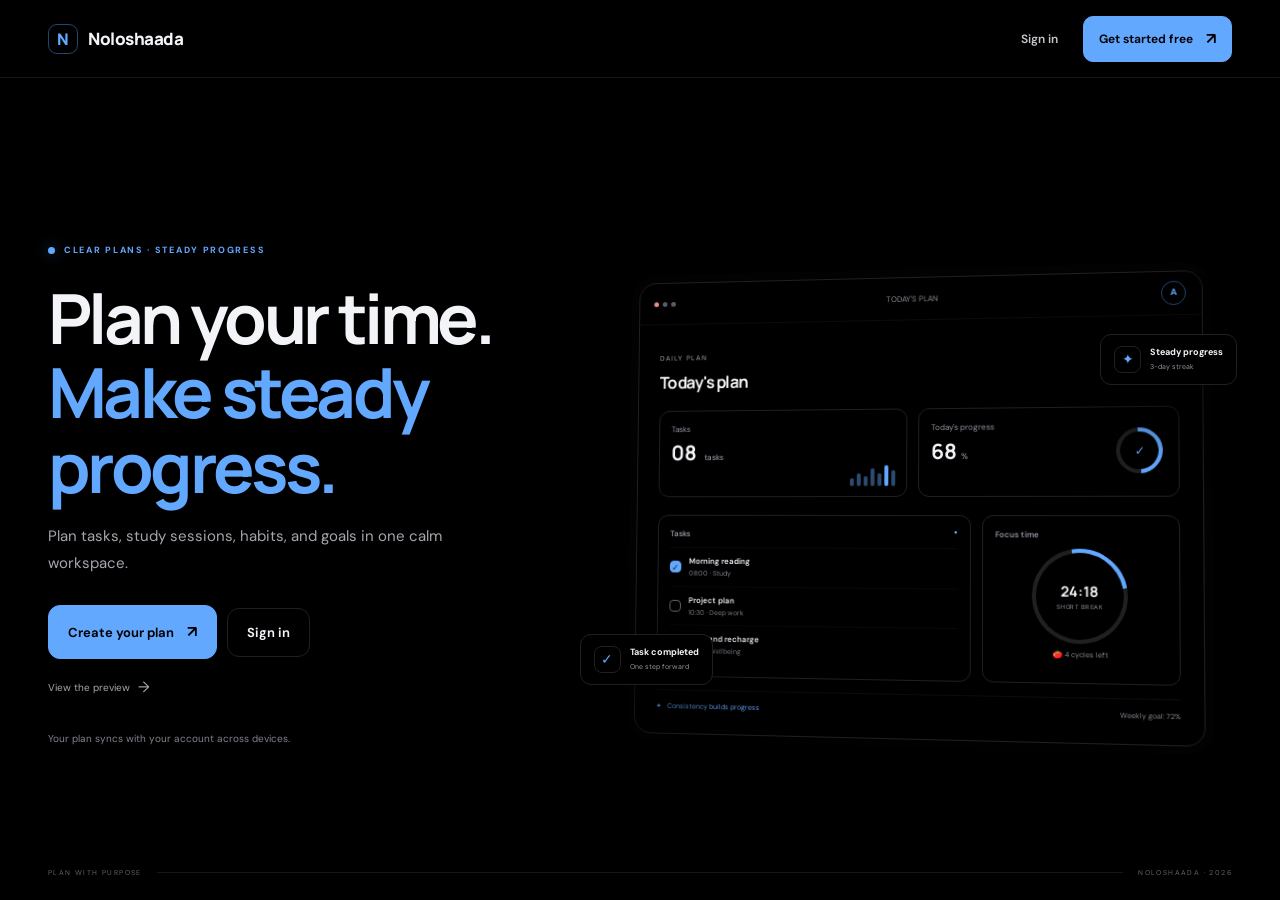
<file: index.html>
<!doctype html>
<html lang="en">
<head>
  <meta charset="utf-8">
  <meta name="viewport" content="width=device-width, initial-scale=1">
  <meta name="theme-color" content="#000000">
  <link rel="icon" type="image/svg+xml" href="favicon.svg?v=3">
  <title>Noloshaada — Life Planner</title>
  <link rel="preconnect" href="https://fonts.googleapis.com">
  <link rel="preconnect" href="https://fonts.gstatic.com" crossorigin>
  <link href="https://fonts.googleapis.com/css2?family=DM+Sans:wght@400;500;600;700&family=Manrope:wght@400;500;600;700;800&display=swap" rel="stylesheet">
  <link rel="stylesheet" href="style.css?v=home-water-ripple-v1">
</head>
<body class="landing-page">
  <header class="landing-nav">
    <a class="brand" href="index.html"><span class="brand-mark">N</span><span>Noloshaada</span></a>
    <div class="landing-actions"><a href="login.html" class="text-link">Sign in</a><a href="register.html" class="button button-primary">Get started free <span>↗</span></a></div>
  </header>
  <main class="landing-hero">
    <div class="hero-copy">
      <div class="eyebrow"><span class="pulse-dot"></span> CLEAR PLANS · STEADY PROGRESS</div>
      <h1>Plan your time.<br><span>Make steady progress.</span></h1>
      <p>Plan tasks, study sessions, habits, and goals in one calm workspace.</p>
      <div class="hero-cta"><a href="register.html" class="button button-primary button-large">Create your plan <span>↗</span></a><a href="login.html" class="button button-quiet button-large">Sign in</a></div>
      <a class="preview-link" href="dashboard.html?preview=1">View the preview <span>→</span></a>
      <div class="hero-trust"><span>Your plan syncs with your account across devices.</span></div>
    </div>
    <div class="hero-art" aria-label="Dashboard preview">
      <div class="glow-orb"></div>
      <div class="preview-window">
        <div class="preview-top"><div class="preview-dots"><i></i><i></i><i></i></div><span>TODAY'S PLAN</span><span class="preview-avatar">A</span></div>
        <div class="preview-body"><div class="preview-heading"><div><small>DAILY PLAN</small><h3>Today's plan</h3></div><span class="preview-weather">☀︎ <b>24°</b></span></div>
          <div class="preview-stats"><div><small>Tasks</small><b>08 <em>tasks</em></b><span class="mini-bars"><i></i><i></i><i></i><i></i><i></i><i></i><i></i></span></div><div><small>Today's progress</small><b>68<em>%</em></b><div class="ring"><span>✓</span></div></div></div>
          <div class="preview-lower"><div class="preview-tasks"><div class="preview-label">Tasks <span>●</span></div><div class="fake-task done"><i>✓</i><span><b>Morning reading</b><small>08:00 · Study</small></span></div><div class="fake-task"><i></i><span><b>Project plan</b><small>10:30 · Deep work</small></span></div><div class="fake-task"><i></i><span><b>Walk and recharge</b><small>13:00 · Wellbeing</small></span></div></div><div class="preview-focus"><div class="preview-label">Focus time</div><div class="focus-circle"><div><b>24:18</b><small>SHORT BREAK</small></div></div><span>🍅 <i>4 cycles left</i></span></div></div>
          <div class="preview-footer"><span>✦ &nbsp; Consistency builds progress</span><span>Weekly goal: 72%</span></div>
        </div>
      </div>
      <div class="floating-note note-one"><span>✦</span><div><b>Steady progress</b><small>3-day streak</small></div></div>
      <div class="floating-note note-two"><span>✓</span><div><b>Task completed</b><small>One step forward</small></div></div>
    </div>
    <div class="hero-bottom"><span>PLAN WITH PURPOSE</span><div></div><span>NOLOSHAADA · 2026</span></div>
  </main>
  <script>try { if (sessionStorage.getItem('nolosha-session')) location.replace('dashboard.html'); } catch (_) { /* Keep the landing page usable when session storage is blocked. */ }</script>
<script src="auth-background.js?v=water-ripple-v1"></script></body>
</html>
</file>
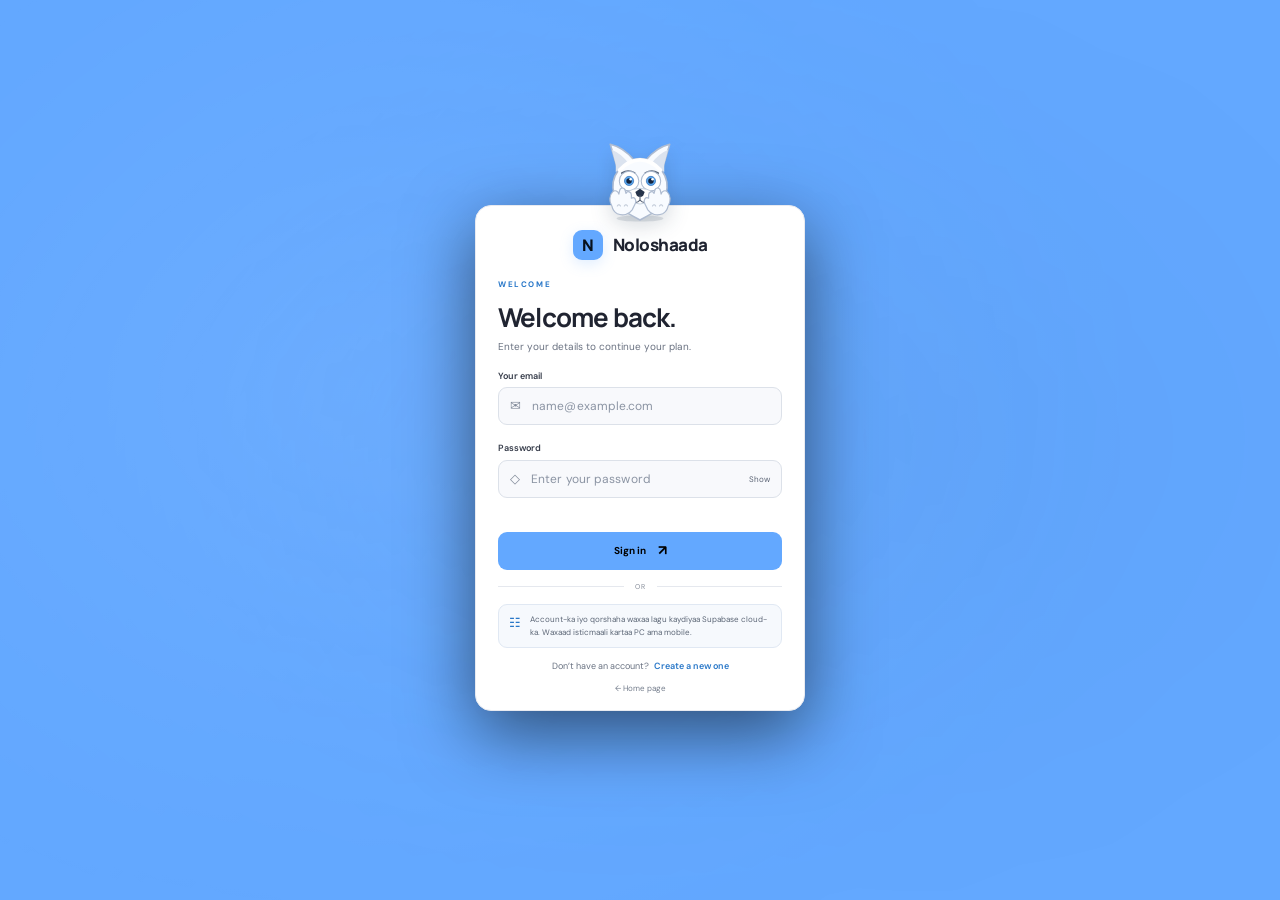
<file: dashboard.html>
<!doctype html>
<html lang="en"><head><meta charset="utf-8"><meta name="viewport" content="width=device-width, initial-scale=1"><meta name="theme-color" content="#000000"><link rel="icon" type="image/svg+xml" href="favicon.svg?v=3"><title>Dashboard — Noloshaada</title><link rel="preconnect" href="https://fonts.googleapis.com"><link rel="preconnect" href="https://fonts.gstatic.com" crossorigin><link href="https://fonts.googleapis.com/css2?family=DM+Sans:wght@400;500;600;700&family=Manrope:wght@400;500;600;700;800&display=swap" rel="stylesheet"><link rel="stylesheet" href="style.css?v=dashboard-nav-audit-v10"></head>
<body class="app-page"><div class="app-shell"><aside class="sidebar" id="sidebar"><a class="brand" href="dashboard.html"><span class="brand-mark">N</span><span>Noloshaada</span></a><div class="workspace-label">SHAQSI · QORSHAHAAGA</div><nav class="side-nav" aria-label="Navigation"><button class="nav-item active" data-view="overview"><span>◫</span> Guudmar</button><div class="nav-caption">QORSHEE</div><button class="nav-item" data-view="daily"><span>☷</span> Qorshaha maanta</button><button class="nav-item" data-view="tasks"><span>✓</span> To-Do List</button><button class="nav-item" data-view="weekly"><span>▦</span> Toddobaadka</button><button class="nav-item" data-view="monthly"><span>▤</span> Bisha</button><button class="nav-item" data-view="time"><span>◷</span> Waqtiga & diiradda</button><div class="nav-caption">KOBAC</div><button class="nav-item" data-view="study"><span>⌑</span> Waxbarasho</button><button class="nav-item" data-view="habits"><span>✳</span> Caadooyinka</button><button class="nav-item" data-view="goals"><span>◎</span> Yoolal & qoraal</button><button class="nav-item" data-view="consistency"><span>&#8635;</span> Joogtayn</button><div class="nav-caption">FALANQAYN</div><button class="nav-item" data-view="analytics"><span>▥</span> Horumarka</button><button class="nav-item" data-view="settings"><span>⚙</span> Dejinta</button><div class="sidebar-tip"><span>✦</span><p><b>Fikir yar</b><br>Joogteyntu waxay ka muhiimsan tahay degdegga.</p></div></nav><div class="sidebar-bottom"><button class="profile-mini" id="profile-button"><span class="profile-avatar" id="sidebar-avatar">A</span><span><b id="sidebar-name">Saaxiib</b><small>Qorshahaaga</small></span><i>···</i></button></div></aside>
<div class="main-column"><header class="topbar"><button class="mobile-menu" id="menu-toggle" aria-label="Fur menu">☰</button><div class="breadcrumb"><span>Noloshaada</span><i>/</i><b id="crumb-label">Guudmar</b></div><div class="top-actions"><div class="live-date"><span class="live-indicator"></span><span id="top-date">—</span></div><button class="icon-button" id="theme-toggle" title="Beddel muuqaalka">☼</button><button class="top-avatar" id="top-avatar">A</button></div></header><main class="content" id="app-content"></main><footer class="app-footer"><span>NOLOSHAADA <i>·</i> QORSHEE SI DEGGAN</span><span id="storage-status">Xogta account-kaaga waa la kaydiyaa</span></footer></div></div>
<div class="modal-backdrop" id="modal-backdrop" hidden><section class="modal" role="dialog" aria-modal="true" aria-labelledby="modal-title"><div class="modal-head"><div><span class="section-kicker">QORSHAHAAGA</span><h2 id="modal-title">Hawl cusub</h2></div><button class="icon-button" id="modal-close" aria-label="Xir">×</button></div><form id="task-form"><input type="hidden" id="task-id"><label for="task-title">Magaca hawsha</label><input class="field" id="task-title" required maxlength="90" placeholder="Maxaad qabanaysaa?"><div class="form-grid"><div><label for="task-date">Taariikhda</label><input class="field" id="task-date" type="date" required></div><div><label for="task-priority">Mudnaanta</label><select class="field" id="task-priority"><option value="medium">Dhexdhexaad</option><option value="high">Sare</option><option value="low">Hoose</option></select></div><div><label for="task-start">Bilowga</label><input class="field" id="task-start" type="time"></div><div><label for="task-end">Dhammaadka</label><input class="field" id="task-end" type="time"></div><div><label for="task-category">Qaybta</label><input class="field" id="task-category" maxlength="30" placeholder="Qaybta (ikhtiyaari)"></div><div><label for="task-notes">Qoraal (ikhtiyaari)</label><input class="field" id="task-notes" maxlength="180" placeholder="Faahfaahin kooban"></div></div><div class="modal-actions"><button type="button" class="button button-quiet" id="modal-cancel">Ka noqo</button><button type="submit" class="button button-primary">Kaydi hawsha <span>↗</span></button></div></form></section></div><div class="toast-region" id="toast-region" aria-live="polite"></div><input type="file" id="import-file" accept="application/json,.json" hidden><script src="supabase-config.js"></script><script src="supabase-cloud.js?v=cloud-conflict-safe-v1"></script><script src="storage.js?v=consistency-preserve-v1"></script><script src="i18n.js?v=sticky-active-v8"></script><script src="script.js?v=consistency-migrate-v1"></script></body></html>
</file>
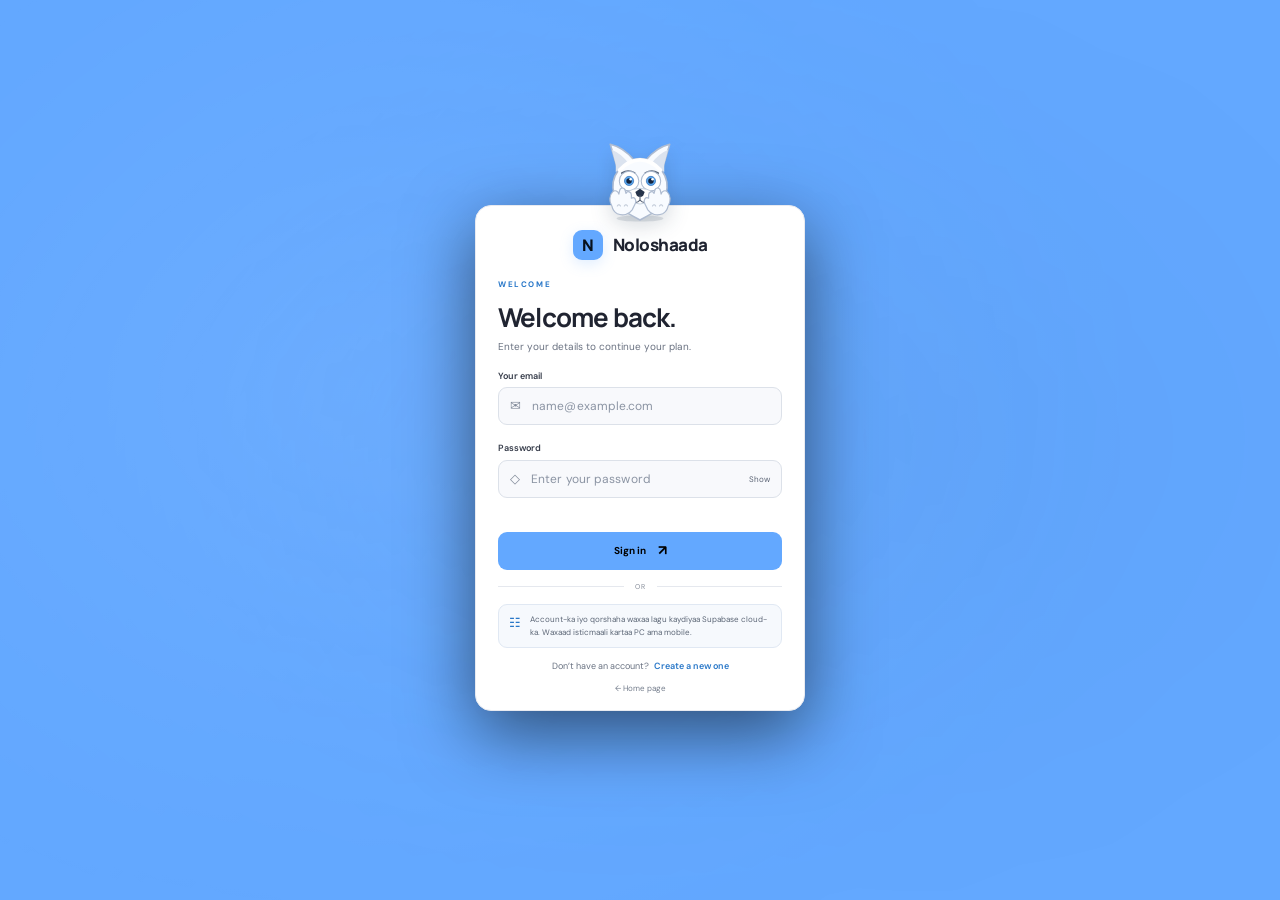
<file: login.html>
<!doctype html>
<html lang="en"><head><meta charset="utf-8"><meta name="viewport" content="width=device-width, initial-scale=1"><meta name="theme-color" content="#000000"><link rel="icon" type="image/svg+xml" href="favicon.svg?v=3"><title>Gal akoonka — Noloshaada</title><link rel="preconnect" href="https://fonts.googleapis.com"><link rel="preconnect" href="https://fonts.gstatic.com" crossorigin><link href="https://fonts.googleapis.com/css2?family=DM+Sans:wght@400;500;600;700&family=Manrope:wght@400;500;600;700;800&display=swap" rel="stylesheet"><link rel="stylesheet" href="auth.css?v=wolf-empty-shake-v1"></head>
<body><main class="auth-layout"><section class="auth-aside"><div class="brand"><span class="brand-mark">N</span><span>Noloshaada</span></div><div class="aside-message"><div class="eyebrow"><span class="pulse-dot"></span> MEEL KUU GAAR AH</div><h1>Qorshahaaga<br>dib uga bilow.</h1><p>Waxyaabaha yaryar ee aad maanta qabato ayaa dhisa nolosha aad rabto berri.</p><div class="quote-card"><span>“</span><p>Bilowga ugu wanaagsan wuxuu ka bilaabmaa hal tallaabo oo yar.</p><small>— Xusuusin maalinle ah</small></div></div><div class="aside-foot">Xogtaadu server-ka cloud-ka ayay ku kaydsan tahay <span>✳</span></div></section><section class="auth-main"><div class="auth-box"><div class="mobile-brand"><div class="brand"><span class="brand-mark">N</span><span>Noloshaada</span></div></div><div class="auth-intro"><span class="auth-kicker">KU SOO DHAWOOW</span><h2>Ku soo laabo, sxb.</h2><p>Geli faahfaahintaada si aad qorshahaaga u sii wadato.</p></div><form id="auth-form" novalidate><label for="email">Iimaylkaaga</label><div class="input-wrap"><span>✉</span><input id="email" name="email" type="email" placeholder="magac@example.com" autocomplete="email" required></div><div class="label-row"><label for="password">Furaha sirta ah</label></div><div class="input-wrap"><span>◇</span><input id="password" name="password" type="password" placeholder="Geli furaha sirta ah" autocomplete="current-password" required minlength="8"><button class="show-password" type="button" aria-label="Muuji furaha" aria-pressed="false">Muuji</button></div><p class="form-message" id="form-message" aria-live="polite"></p><button class="button button-primary auth-submit" type="submit">Gal akoonka <span>↗</span></button></form><div class="auth-divider"><span></span> AMA <span></span></div><div class="local-note"><span>☷</span><p>Account-ka iyo qorshaha waxaa lagu kaydiyaa Supabase cloud-ka. Waxaad isticmaali kartaa PC ama mobile.</p></div><p class="auth-switch">Akoon ma lihid? <a href="register.html">Samee mid cusub</a></p><a class="back-link" href="index.html">← Bogga hore</a></div></section></main><script src="i18n.js"></script><script src="supabase-config.js"></script><script src="supabase-cloud.js"></script><script src="auth.js?v=wolf-empty-shake-v1"></script><script src="auth-mascot.js?v=wolf-password-focus-v2"></script><script src="auth-background.js?v=water-ripple-v2"></script></body></html>
</file>
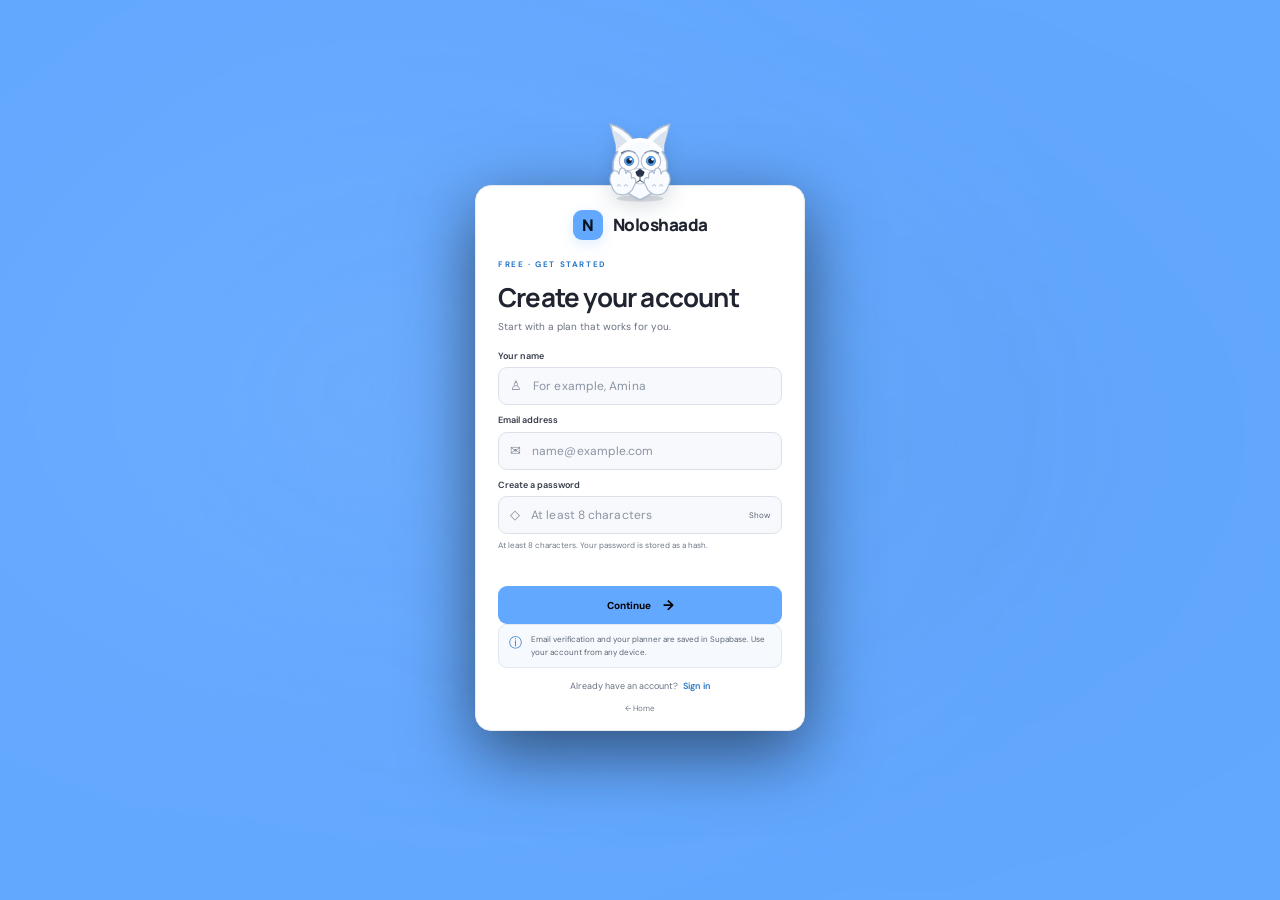
<file: register.html>
<!doctype html>
<html lang="en">
<head>
  <meta charset="utf-8">
  <meta name="viewport" content="width=device-width, initial-scale=1">
  <meta name="theme-color" content="#000000">
  <link rel="icon" type="image/svg+xml" href="favicon.svg?v=3">
  <title>Create an account — Noloshaada</title>
  <link rel="preconnect" href="https://fonts.googleapis.com">
  <link rel="preconnect" href="https://fonts.gstatic.com" crossorigin>
  <link href="https://fonts.googleapis.com/css2?family=DM+Sans:wght@400;500;600;700&family=Manrope:wght@400;500;600;700;800&display=swap" rel="stylesheet">
  <link rel="stylesheet" href="auth.css?v=wolf-empty-shake-v1">
</head>
<body>
  <main class="auth-layout">
    <section class="auth-aside">
      <div class="brand"><span class="brand-mark">N</span><span>Noloshaada</span></div>
      <div class="aside-message">
        <div class="eyebrow"><span class="pulse-dot"></span> YOUR JOURNEY STARTS HERE</div>
        <h1>A life closer<br>to your goals.</h1>
        <p>Create a plan that helps you reach what matters, one calm step at a time.</p>
        <div class="benefit-list">
          <div><i>✓</i><span>Keep your tasks in one place</span></div>
          <div><i>✓</i><span>Track your habits and goals</span></div>
          <div><i>✓</i><span>See your progress each day</span></div>
        </div>
      </div>
      <div class="aside-foot">Small steps today, progress tomorrow <span>✳</span></div>
    </section>
    <section class="auth-main">
      <div class="auth-box">
        <div class="mobile-brand"><div class="brand"><span class="brand-mark">N</span><span>Noloshaada</span></div></div>
        <div class="auth-intro">
          <span class="auth-kicker" id="auth-kicker">FREE · GET STARTED</span>
          <h2 id="auth-heading">Create your account</h2>
          <p id="auth-description">Start with a plan that works for you.</p>
        </div>
        <form id="auth-form" novalidate>
          <label for="name">Your name</label>
          <div class="input-wrap"><span>♙</span><input id="name" name="name" type="text" placeholder="For example, Amina" autocomplete="name" required minlength="2"></div>
          <label for="email">Email address</label>
          <div class="input-wrap"><span>✉</span><input id="email" name="email" type="email" placeholder="name@example.com" autocomplete="email" required></div>
          <label for="password">Create a password</label>
          <div class="input-wrap"><span>◇</span><input id="password" name="password" type="password" placeholder="At least 8 characters" autocomplete="new-password" required minlength="8"><button class="show-password" type="button" aria-label="Show password" aria-pressed="false">Show</button></div>
          <p class="form-hint">At least 8 characters. Your password is stored as a hash.</p>
          <p class="form-message" id="form-message" aria-live="polite"></p>
          <button class="button button-primary auth-submit" type="submit">Continue <span>→</span></button>
        </form>
        <section class="verification-card" id="verification-card" hidden aria-labelledby="verification-title">
          <div class="verification-icon" aria-hidden="true">✉</div>
          <h3 id="verification-title">Enter your verification code</h3>
          <p class="verification-copy">We sent an eight-digit code to <strong id="verification-email"></strong>.</p>
          <form id="verification-form" novalidate>
            <label for="verification-digit-1">8-digit code</label>
            <div class="input-wrap verification-input" role="group" aria-label="Eight-digit email verification code">
              <input id="verification-digit-1" class="verification-digit" type="text" inputmode="numeric" autocomplete="one-time-code" pattern="[0-9]" maxlength="1" aria-label="Digit 1 of 8" required>
              <input class="verification-digit" type="text" inputmode="numeric" pattern="[0-9]" maxlength="1" aria-label="Digit 2 of 8" required>
              <input class="verification-digit" type="text" inputmode="numeric" pattern="[0-9]" maxlength="1" aria-label="Digit 3 of 8" required>
              <input class="verification-digit" type="text" inputmode="numeric" pattern="[0-9]" maxlength="1" aria-label="Digit 4 of 8" required>
              <input class="verification-digit" type="text" inputmode="numeric" pattern="[0-9]" maxlength="1" aria-label="Digit 5 of 8" required>
              <input class="verification-digit" type="text" inputmode="numeric" pattern="[0-9]" maxlength="1" aria-label="Digit 6 of 8" required>
              <input class="verification-digit" type="text" inputmode="numeric" pattern="[0-9]" maxlength="1" aria-label="Digit 7 of 8" required>
              <input class="verification-digit" type="text" inputmode="numeric" pattern="[0-9]" maxlength="1" aria-label="Digit 8 of 8" required>
              <input id="verification-code" name="code" type="hidden">
            </div>
            <p class="form-message" id="verification-message" aria-live="polite"></p>
            <button class="button button-primary auth-submit" type="submit">Verify email and create account <span>→</span></button>
          </form>
          <div class="verification-actions"><button id="resend-code" type="button">Resend code</button><button id="change-email" type="button">Change email</button></div>
        </section>
        <div class="local-note"><span>ⓘ</span><p>Email verification and your planner are saved in Supabase. Use your account from any device.</p></div>
        <p class="auth-switch">Already have an account? <a href="login.html">Sign in</a></p>
        <a class="back-link" href="index.html">← Home</a>
      </div>
    </section>
  </main>
  <script src="i18n.js"></script>
  <script src="supabase-config.js"></script><script src="supabase-cloud.js"></script><script src="auth.js?v=wolf-empty-shake-v1"></script>
<script src="auth-mascot.js?v=wolf-password-focus-v2"></script><script src="auth-background.js?v=water-ripple-v2"></script></body>
</html>
</file>
<file: style.css>
:root{color-scheme:dark;--bg:#000;--sidebar:#000;--panel:#000;--panel-2:#000;--line:#202020;--line-soft:#151515;--text:#f2f4f8;--muted:#a0a0a0;--dim:#777;--accent:#63a8ff;--accent-2:#90c5ff;--accent-ink:#000;--blue:#89b6ff;--orange:#90c5ff;--rose:#b8d7ff;--radius:18px;--shadow:0 22px 70px #0004;--font:'DM Sans',sans-serif;--display:'Manrope',sans-serif}
*{box-sizing:border-box}html{min-width:320px;scroll-behavior:smooth}body{margin:0;background:var(--bg);color:var(--text);font-family:var(--font);font-size:14px;line-height:1.5}button,input,select,textarea{font:inherit}button,a{-webkit-tap-highlight-color:transparent}a{color:inherit;text-decoration:none}button{color:inherit}button:focus-visible,a:focus-visible,input:focus-visible,select:focus-visible,textarea:focus-visible{outline:2px solid var(--accent);outline-offset:2px}.button{border:1px solid var(--line);border-radius:10px;background:transparent;color:var(--text);padding:10px 15px;display:inline-flex;align-items:center;justify-content:center;gap:13px;font-weight:650;cursor:pointer;transition:.18s ease}.button:hover{transform:translateY(-1px);border-color:#54565e}.button span{font-size:16px}.button-primary{background:var(--accent);color:var(--accent-ink);border-color:var(--accent)}.button-primary:hover{background:#90c5ff;border-color:#90c5ff}.button-quiet{background:var(--panel);border-color:var(--line)}.button-small{padding:8px 11px;font-size:12px;border-radius:9px}.button-large{padding:14px 19px;border-radius:12px;font-size:13px}.button-danger{color:var(--rose);background:#ff8b9612;border-color:#ff8b9630}
.brand{display:flex;align-items:center;gap:10px;font-family:var(--display);font-weight:800;font-size:17px;letter-spacing:-.5px}.brand-mark{display:grid;place-items:center;width:30px;height:30px;border-radius:9px;background:var(--accent);color:#000;font-size:16px;font-family:var(--display);font-weight:800;box-shadow:0 4px 16px #63a8ff27}
/* Landing */
.landing-page{min-height:100vh;background:radial-gradient(ellipse at 82% 50%,#63a8ff0d,transparent 37%),#101116;overflow-x:hidden}.landing-nav{height:78px;max-width:1320px;margin:auto;padding:0 48px;display:flex;align-items:center;justify-content:space-between;border-bottom:1px solid #ffffff0d}.landing-actions{display:flex;align-items:center;gap:25px;font-size:12px;font-weight:600}.text-link{color:#c7c7ce}.landing-hero{max-width:1320px;min-height:calc(100vh - 78px);margin:auto;padding:65px 48px 30px;position:relative;display:grid;grid-template-columns:.9fr 1.1fr;align-items:center;gap:20px}.hero-copy{max-width:500px;position:relative;z-index:1;padding-bottom:23px}.eyebrow,.auth-kicker,.section-kicker{font-size:9px;font-weight:700;letter-spacing:1.7px;color:var(--accent);display:flex;align-items:center;gap:9px}.pulse-dot,.live-indicator{width:7px;height:7px;border-radius:50%;background:var(--accent);display:inline-block;box-shadow:0 0 14px #63a8ff8a}.hero-copy h1{font:700 clamp(42px,5.4vw,72px)/1.08 var(--display);letter-spacing:-3.6px;margin:23px 0 19px}.hero-copy h1 span{color:var(--accent)}.hero-copy>p{color:#a5a5ae;font-size:15px;line-height:1.8;max-width:420px;margin:0}.hero-cta{display:flex;align-items:center;gap:10px;margin-top:28px;flex-wrap:wrap}.hero-trust{display:flex;align-items:center;gap:13px;color:#81838d;font-size:10px;margin-top:32px}.avatar-stack{display:flex;padding-left:3px}.avatar-stack span{width:23px;height:23px;border:2px solid var(--bg);border-radius:50%;display:grid;place-items:center;margin-left:-4px;background:#544963;color:white;font-size:8px}.avatar-stack span:nth-child(2){background:#715841}.avatar-stack span:nth-child(3){background:#42614c}.hero-art{min-height:480px;display:flex;align-items:center;justify-content:center;position:relative;perspective:1000px}.glow-orb{position:absolute;width:420px;height:420px;border-radius:50%;background:#63a8ff0b;filter:blur(70px)}.preview-window{position:relative;width:min(100%,570px);border:1px solid #ffffff1b;border-radius:18px;background:#17191feF;box-shadow:0 42px 100px #0008,0 0 0 8px #ffffff03;transform:rotateY(-6deg) rotateX(2deg);overflow:hidden;z-index:1}.preview-top{height:43px;border-bottom:1px solid #ffffff0c;display:flex;align-items:center;justify-content:space-between;padding:0 15px;color:#868894;font-size:8px}.preview-dots{display:flex;gap:4px}.preview-dots i{width:5px;height:5px;background:#5b5d65;border-radius:50%}.preview-dots i:first-child{background:#f18986}.preview-avatar,.top-avatar{width:24px;height:24px;border-radius:50%;display:grid;place-items:center;background:#524d6b;color:#e8ddff;font-size:9px;font-weight:700}.preview-body{padding:22px}.preview-heading{display:flex;align-items:flex-start;justify-content:space-between}.preview-heading small{font-size:7px;letter-spacing:1.1px;color:#a5a7b1}.preview-heading h3{font:700 17px var(--display);letter-spacing:-.55px;margin:5px 0 0}.preview-weather{color:var(--orange);font-size:12px}.preview-weather b{font-size:11px}.preview-stats{display:grid;grid-template-columns:1fr 1fr;gap:11px;margin:18px 0}.preview-stats>div{height:89px;background:#1d1f26;border:1px solid #2c2e36;border-radius:11px;padding:12px;position:relative;overflow:hidden}.preview-stats small,.preview-label{display:block;color:#9395a0;font-size:8px}.preview-stats b{display:block;font:700 21px var(--display);margin-top:4px}.preview-stats em{font:500 8px var(--font);color:#9496a0;margin-left:4px}.mini-bars{height:24px;position:absolute;right:11px;bottom:10px;display:flex;align-items:end;gap:3px}.mini-bars i{width:4px;border-radius:3px;background:#63a8ff6c}.mini-bars i:nth-child(1){height:8px}.mini-bars i:nth-child(2){height:13px}.mini-bars i:nth-child(3){height:10px}.mini-bars i:nth-child(4){height:18px}.mini-bars i:nth-child(5){height:13px}.mini-bars i:nth-child(6){height:21px;background:var(--accent)}.mini-bars i:nth-child(7){height:16px}.ring{position:absolute;width:45px;height:45px;border-radius:50%;border:4px solid #3c4931;border-top-color:var(--accent);border-right-color:var(--accent);right:15px;top:20px;display:grid;place-items:center;color:var(--accent);font-size:12px;transform:rotate(40deg)}.ring span{transform:rotate(-40deg)}.preview-lower{display:grid;grid-template-columns:1.25fr .75fr;gap:11px}.preview-tasks,.preview-focus{border:1px solid #2b2d35;background:#1b1d24;border-radius:11px;padding:12px}.preview-label{font-weight:600;font-size:8px;margin-bottom:8px}.preview-label>span{color:var(--accent);float:right;font-size:6px}.fake-task{display:flex;align-items:center;gap:8px;padding:7px 0;border-top:1px solid #ffffff08}.fake-task>i{width:12px;height:12px;border:1px solid #656772;border-radius:4px;flex:none}.fake-task.done>i{background:var(--accent);border-color:var(--accent);color:#18240d;font-style:normal;font-size:9px;display:grid;place-items:center}.fake-task span{display:flex;flex-direction:column}.fake-task b{font-size:8px;font-weight:600}.fake-task small{font-size:7px;color:#7f818d;margin-top:2px}.focus-circle{width:93px;height:93px;border:4px solid #333b2c;border-top-color:var(--accent);border-radius:50%;display:grid;place-items:center;margin:7px auto 4px;transform:rotate(35deg)}.focus-circle>div{display:flex;flex-direction:column;align-items:center;transform:rotate(-35deg)}.focus-circle b{font:700 14px var(--display)}.focus-circle small{font-size:6px;color:#9395a0;margin-top:2px;letter-spacing:.5px}.preview-focus>span{display:block;text-align:center;font-size:8px;color:var(--orange)}.preview-focus>span i{font-style:normal;color:#8e909a;font-size:7px}.preview-footer{display:flex;justify-content:space-between;border-top:1px solid #ffffff0c;margin-top:13px;padding-top:11px;color:#858792;font-size:7px}.preview-footer span:first-child{color:var(--accent)}.floating-note{position:absolute;z-index:2;border:1px solid #ffffff18;background:#202229ed;border-radius:11px;padding:11px 13px;box-shadow:var(--shadow);display:flex;align-items:center;gap:9px;backdrop-filter:blur(12px)}.floating-note>span{width:27px;height:27px;border-radius:8px;display:grid;place-items:center;color:var(--accent);background:#63a8ff19}.floating-note div{display:flex;flex-direction:column}.floating-note b{font-size:9px}.floating-note small{font-size:7px;color:#92949e;margin-top:2px}.note-one{top:67px;right:-5px}.note-two{bottom:62px;left:-12px}.note-two>span{background:#a1baff19;color:#a1baff}.hero-bottom{position:absolute;bottom:22px;left:48px;right:48px;display:flex;align-items:center;gap:15px;color:#62646e;font-size:7px;letter-spacing:1.4px}.hero-bottom div{height:1px;background:#ffffff10;flex:1}
/* App frame */
.app-page{background:var(--bg);min-height:100vh}.app-shell{display:grid;grid-template-columns:236px minmax(0,1fr);min-height:100vh}.sidebar{position:fixed;left:0;top:0;bottom:0;width:236px;background:var(--sidebar);border-right:1px solid var(--line-soft);padding:25px 15px 14px;display:flex;flex-direction:column;z-index:20}.sidebar .brand{padding:0 9px 27px}.workspace-label,.nav-caption{font-size:8px;letter-spacing:1.15px;font-weight:700;color:#656772;padding:0 11px 8px}.side-nav{display:flex;flex-direction:column;gap:3px}.nav-caption{padding-top:21px}.nav-item{width:100%;height:38px;border:0;border-radius:9px;text-align:left;padding:0 11px;color:#9a9ca6;background:transparent;display:flex;align-items:center;gap:11px;cursor:pointer;font-size:11px;font-weight:550;transition:.16s}.nav-item>span{width:16px;font-size:16px;text-align:center;color:#858792}.nav-item:hover{background:#ffffff08;color:#e7e8eb}.nav-item.active{background:#63a8ff16;color:var(--accent);font-weight:650}.nav-item.active>span{color:var(--accent)}.sidebar-bottom{margin-top:auto}.sidebar-tip{background:#63a8ff0b;border:1px solid #63a8ff1c;border-radius:11px;padding:11px;display:flex;gap:9px;align-items:flex-start;margin-bottom:14px}.sidebar-tip>span{color:var(--accent);font-size:14px}.sidebar-tip p{font-size:9px;color:#a1a2aa;margin:0;line-height:1.65}.sidebar-tip b{color:#dedfe3;font-size:10px}.profile-mini{display:flex;align-items:center;gap:9px;width:100%;border:0;border-top:1px solid var(--line);padding:14px 4px 3px;background:transparent;text-align:left;cursor:pointer}.profile-avatar{display:grid;place-items:center;width:29px;height:29px;background:#524d6b;color:#e7deff;border-radius:50%;font-weight:700;font-size:10px}.profile-mini>span:nth-child(2){display:flex;flex-direction:column;flex:1}.profile-mini b{font-size:10px}.profile-mini small{font-size:8px;color:var(--muted);margin-top:1px}.profile-mini>i{font-style:normal;font-size:18px;color:#868892;letter-spacing:1px}.main-column{grid-column:2;min-width:0;display:flex;flex-direction:column;min-height:100vh}.topbar{height:59px;position:sticky;top:0;z-index:10;background:#101116ed;backdrop-filter:blur(12px);border-bottom:1px solid var(--line-soft);display:flex;align-items:center;justify-content:space-between;padding:0 34px}.breadcrumb{display:flex;align-items:center;gap:10px;color:#777984;font-size:10px}.breadcrumb i{font-style:normal;color:#44464e}.breadcrumb b{color:#d4d5d9;font-weight:550}.top-actions{display:flex;align-items:center;gap:15px}.live-date{display:flex;align-items:center;gap:7px;font-size:9px;color:#a1a3ac}.live-indicator{width:5px;height:5px}.icon-button{width:31px;height:31px;border:1px solid var(--line);border-radius:9px;background:var(--panel);color:#afb1b9;display:grid;place-items:center;cursor:pointer;font-size:14px}.icon-button:hover{color:var(--accent);border-color:#63a8ff55}.top-avatar{width:28px;height:28px;border:0;cursor:pointer}.mobile-menu{display:none}.content{width:min(100%,1210px);margin:0 auto;padding:29px 34px 45px;flex:1}.app-footer{display:flex;justify-content:space-between;padding:14px 34px 17px;border-top:1px solid var(--line-soft);font-size:8px;letter-spacing:.8px;color:#5e6069}.app-footer i{color:var(--accent);font-style:normal}.app-footer span:last-child{letter-spacing:0;color:#747680}
/* Common page sections */
.page-head{display:flex;align-items:flex-end;justify-content:space-between;gap:20px;margin:1px 0 22px}.page-head h1{font:700 25px/1.25 var(--display);letter-spacing:-.9px;margin:7px 0 4px}.page-head p{color:var(--muted);font-size:11px;margin:0}.section-kicker{font-size:8px;letter-spacing:1.5px}.date-pill{padding:8px 11px;border:1px solid var(--line);border-radius:9px;background:var(--panel);color:#c2c3c9;font-size:9px}.grid{display:grid;gap:14px}.stats-grid{grid-template-columns:repeat(4,minmax(0,1fr));margin-bottom:16px}.card{background:var(--panel);border:1px solid var(--line-soft);border-radius:var(--radius);padding:17px;min-width:0;box-shadow:0 4px 15px #0000000b}.stat-card{position:relative;overflow:hidden;padding:16px 17px}.stat-head{display:flex;align-items:center;justify-content:space-between;color:#9a9ca6;font-size:9px}.stat-icon{width:27px;height:27px;display:grid;place-items:center;background:#63a8ff15;color:var(--accent);border-radius:8px;font-size:14px}.stat-icon.blue{background:#8baaff15;color:var(--blue)}.stat-icon.orange{background:#ffc07815;color:var(--orange)}.stat-icon.rose{background:#ff8b9615;color:var(--rose)}.stat-number{font:700 26px var(--display);letter-spacing:-1px;margin-top:8px}.stat-note{font-size:8px;color:#7f818c;margin-top:2px}.stat-note strong{color:var(--accent);font-weight:600}.stat-spark{position:absolute;right:14px;bottom:14px;display:flex;gap:3px;align-items:end;height:27px}.stat-spark i{display:block;width:3px;border-radius:3px;background:#63a8ff55}.stat-spark i:nth-child(1){height:9px}.stat-spark i:nth-child(2){height:13px}.stat-spark i:nth-child(3){height:8px}.stat-spark i:nth-child(4){height:17px}.stat-spark i:nth-child(5){height:12px}.stat-spark i:nth-child(6){height:23px;background:var(--accent)}.overview-grid{grid-template-columns:minmax(0,1.5fr) minmax(250px,.85fr);align-items:stretch}.card-title{display:flex;align-items:center;justify-content:space-between;gap:12px;margin-bottom:14px}.card-title h2{font:650 12px var(--display);margin:0;letter-spacing:-.2px}.card-title p{font-size:8px;color:var(--muted);margin:3px 0 0}.subtle-link{border:0;background:transparent;color:var(--accent);font-size:9px;cursor:pointer;padding:4px}.task-list{display:flex;flex-direction:column}.task-row{display:flex;align-items:center;gap:11px;min-width:0;border-top:1px solid var(--line-soft);padding:11px 0}.task-row:first-child{border-top:0}.task-check{width:17px;height:17px;border:1px solid #52545e;border-radius:5px;background:transparent;display:grid;place-items:center;cursor:pointer;flex:none;color:#15220a;font-size:11px}.task-check.checked{background:var(--accent);border-color:var(--accent)}.task-copy{min-width:0;flex:1}.task-copy b{display:block;font-size:10px;font-weight:600;overflow:hidden;text-overflow:ellipsis;white-space:nowrap}.task-copy small{display:block;color:#7d7f8a;font-size:8px;margin-top:3px;overflow:hidden;text-overflow:ellipsis;white-space:nowrap}.task-row.is-done .task-copy b{text-decoration:line-through;color:#777983}.task-time{font-size:8px;color:#9698a1;white-space:nowrap}.priority{border-radius:20px;padding:4px 7px;font-size:7px;white-space:nowrap}.priority.high{color:var(--rose);background:#ff8b9615}.priority.medium{color:var(--orange);background:#ffc07815}.priority.low{color:var(--blue);background:#8baaff15}.empty-state{text-align:center;color:#858792;padding:25px 10px;font-size:10px}.empty-state span{display:block;color:var(--accent);font-size:22px;margin-bottom:7px}.empty-state b{display:block;color:#d4d5d9;font-size:11px;margin-bottom:4px}.progress-card{position:relative;overflow:hidden}.progress-card:after{content:"";position:absolute;width:160px;height:160px;border-radius:50%;right:-85px;top:-89px;background:#63a8ff0a;filter:blur(2px)}.progress-main{display:flex;align-items:center;gap:16px}.progress-ring{width:98px;height:98px;border-radius:50%;display:grid;place-items:center;position:relative;background:conic-gradient(var(--accent) var(--progress,0%),#34363d 0)}.progress-ring:before{content:"";position:absolute;inset:7px;background:var(--panel);border-radius:50%}.progress-ring div{position:relative;text-align:center}.progress-ring b{font:700 20px var(--display);display:block;letter-spacing:-1px}.progress-ring small{font-size:7px;color:#90929c}.progress-meta b{font:650 12px var(--display)}.progress-meta p{color:#878994;font-size:9px;line-height:1.6;margin:4px 0 8px}.progress-meta .accent-text{color:var(--accent)}.habit-mini{display:grid;grid-template-columns:repeat(7,1fr);gap:6px;margin:16px 0 5px}.habit-mini span{height:22px;border-radius:5px;background:#272930;display:grid;place-items:center;color:#6d7079;font-size:8px}.habit-mini span.done{background:#63a8ff20;color:var(--accent)}.habit-days{display:grid;grid-template-columns:repeat(7,1fr);gap:6px;text-align:center;color:#777983;font-size:7px}.bottom-grid{grid-template-columns:minmax(0,1.25fr) minmax(250px,.75fr);margin-top:14px}.week-strip{display:grid;grid-template-columns:repeat(7,1fr);gap:6px}.week-day{background:#1c1e25;border:1px solid #2a2c33;border-radius:10px;min-height:85px;padding:8px 5px;text-align:center;cursor:pointer;transition:.16s}.week-day:hover,.week-day.today{border-color:#63a8ff65;background:#63a8ff0c}.week-day small{display:block;color:#878994;font-size:7px}.week-day b{display:block;font:650 13px var(--display);margin:5px 0}.week-day i{width:4px;height:4px;border-radius:50%;display:inline-block;background:var(--accent);margin:0 1px}.focus-widget{display:flex;align-items:center;gap:15px}.focus-time{font:700 29px var(--display);letter-spacing:-1.5px}.focus-copy p{font-size:9px;color:#8c8e98;margin:0 0 7px}.focus-controls{display:flex;align-items:center;gap:7px}.round-control{width:29px;height:29px;border:1px solid var(--line);border-radius:50%;background:#202229;display:grid;place-items:center;cursor:pointer;color:var(--accent)}.focus-mode{font-size:8px;color:#a1a3ac}.pill-label{padding:4px 7px;border-radius:12px;background:#63a8ff14;color:var(--accent);font-size:7px}
/* Tasks / planners */
.toolbar{display:flex;gap:8px;align-items:center;flex-wrap:wrap;margin-bottom:13px}.search-box{height:35px;min-width:200px;display:flex;align-items:center;gap:7px;padding:0 10px;border:1px solid var(--line);border-radius:9px;background:var(--panel);color:#858792;flex:1}.search-box input{color:var(--text);background:transparent;border:0;outline:0;min-width:0;width:100%;font-size:9px}.field-select,.field{border:1px solid var(--line);border-radius:9px;background:#1a1c22;color:#e6e6e9;padding:9px 10px;font-size:10px;min-height:35px}.field-select{height:35px}.task-table{overflow:hidden}.task-table-head,.task-table-row{display:grid;grid-template-columns:minmax(180px,1.8fr) .85fr .8fr .8fr 74px;align-items:center;gap:12px}.task-table-head{padding:0 8px 9px;color:#747680;font-size:8px;text-transform:uppercase;letter-spacing:.7px}.task-table-row{padding:12px 8px;border-top:1px solid var(--line-soft);min-height:56px}.task-table-row .task-copy b{font-size:10px}.task-actions{display:flex;gap:5px;justify-content:flex-end}.mini-action{width:25px;height:25px;border:1px solid transparent;background:transparent;color:#858792;border-radius:7px;cursor:pointer}.mini-action:hover{background:#ffffff0b;color:var(--text);border-color:var(--line)}.day-tabs{display:flex;gap:6px;flex-wrap:wrap;margin-bottom:14px}.day-tab{border:1px solid var(--line);border-radius:8px;background:var(--panel);color:#9698a2;padding:7px 11px;font-size:9px;cursor:pointer}.day-tab.active{color:var(--accent);border-color:#63a8ff4d;background:#63a8ff12}.week-board{display:grid;grid-template-columns:repeat(7,minmax(120px,1fr));gap:8px;overflow-x:auto;padding-bottom:5px}.week-column{min-height:210px;border:1px solid var(--line-soft);border-radius:12px;background:#15171c;padding:10px}.week-column.today{border-color:#63a8ff50}.week-column-head{display:flex;justify-content:space-between;align-items:center;margin-bottom:10px}.week-column-head b{font-size:9px}.week-column-head small{display:block;color:#7e808a;font-size:7px}.week-column-head em{font-style:normal;font-size:8px;color:#858792}.week-task{border-left:2px solid var(--accent);background:#63a8ff0d;border-radius:0 7px 7px 0;padding:7px;margin:6px 0;font-size:8px;cursor:pointer}.week-task.high{border-color:var(--rose);background:#ff8b960d}.week-task small{display:block;color:#93959f;font-size:7px;margin-top:3px}.calendar-head{display:flex;align-items:center;justify-content:space-between;margin-bottom:13px}.calendar-head h2{font:650 15px var(--display);margin:0}.calendar-nav{display:flex;gap:6px}.calendar-grid{display:grid;grid-template-columns:repeat(7,1fr);gap:5px}.calendar-cell{min-height:79px;background:#17191f;border:1px solid var(--line-soft);border-radius:9px;padding:7px;cursor:pointer}.calendar-cell.other{opacity:.38}.calendar-cell.today{border-color:#63a8ff65}.calendar-cell.selected{box-shadow:inset 0 0 0 1px var(--accent)}.calendar-cell>span{font-size:8px;color:#aaaab2}.calendar-cell.today>span{color:var(--accent);font-weight:700}.calendar-dow{text-align:center;color:#777983;font-size:8px;padding:6px}.calendar-mark{display:block;overflow:hidden;text-overflow:ellipsis;white-space:nowrap;margin-top:5px;padding:3px 4px;border-radius:4px;background:#63a8ff16;color:var(--accent);font-size:7px}.calendar-mark.high{background:#ff8b9616;color:var(--rose)}.calendar-side{display:grid;grid-template-columns:minmax(0,1fr) 260px;gap:14px}.month-goals{display:flex;flex-direction:column;gap:9px}.month-goal{border-bottom:1px solid var(--line-soft);padding-bottom:9px;display:flex;justify-content:space-between;font-size:9px}.month-goal small{color:#858792}
/* Focus / study / habits / goals / analytics / settings */
.time-layout{display:grid;grid-template-columns:minmax(0,1.1fr) minmax(280px,.9fr);gap:14px}.timer-card{text-align:center;padding:28px}.timer-tabs{display:inline-flex;padding:4px;border:1px solid var(--line);border-radius:10px;background:#121318}.timer-tab{border:0;background:transparent;padding:8px 11px;border-radius:7px;color:#8c8e98;font-size:9px;cursor:pointer}.timer-tab.active{background:#63a8ff19;color:var(--accent)}.timer-clock{font:700 clamp(52px,9vw,84px)/1 var(--display);letter-spacing:-5px;margin:24px 0 6px;font-variant-numeric:tabular-nums}.timer-caption{font-size:9px;color:#8c8e98}.timer-progress{height:4px;background:#292b32;border-radius:3px;margin:22px auto 18px;max-width:340px;overflow:hidden}.timer-progress span{display:block;height:100%;width:0;background:var(--accent);transition:width .4s}.timer-buttons{display:flex;justify-content:center;gap:8px}.timer-settings{display:flex;justify-content:center;gap:14px;margin-top:17px;color:#83858f;font-size:8px}.timer-settings label{display:flex;align-items:center;gap:5px}.timer-settings input{width:42px;padding:4px 5px;border-radius:5px;background:#202229;color:var(--text);border:1px solid var(--line);font-size:8px}.session-list{display:flex;flex-direction:column;gap:9px}.session-item{display:flex;align-items:center;justify-content:space-between;padding:10px;border:1px solid var(--line-soft);border-radius:9px;background:#1a1c22}.session-item b{font-size:9px}.session-item small{font-size:8px;color:#858792}.subject-grid,.habit-grid,.goal-grid,.analytics-grid,.settings-grid{display:grid;grid-template-columns:repeat(2,minmax(0,1fr));gap:12px}.subject-card,.habit-card,.goal-card{background:var(--panel);border:1px solid var(--line-soft);border-radius:14px;padding:15px}.subject-top,.habit-top,.goal-top{display:flex;align-items:flex-start;justify-content:space-between;gap:8px}.subject-icon,.habit-icon{width:34px;height:34px;border-radius:10px;background:#8baaff14;color:var(--blue);display:grid;place-items:center;font-size:15px}.subject-card h3,.habit-card h3,.goal-card h3{font:650 12px var(--display);margin:10px 0 3px}.subject-card p,.habit-card p,.goal-card p{font-size:8px;color:#8b8d97;margin:0}.progress-line{height:4px;background:#30323a;border-radius:5px;overflow:hidden;margin:13px 0 6px}.progress-line span{display:block;height:100%;border-radius:5px;background:var(--accent)}.subject-foot,.goal-foot{display:flex;align-items:center;justify-content:space-between;color:#858792;font-size:8px}.progress-line.blue span{background:var(--blue)}.progress-line.orange span{background:var(--orange)}.progress-line.rose span{background:var(--rose)}.habit-streak{color:var(--orange);font-size:9px}.habit-week{display:grid;grid-template-columns:repeat(7,1fr);gap:5px;margin-top:13px}.habit-day{height:23px;border:1px solid #2c2e35;border-radius:6px;display:grid;place-items:center;color:#6f727b;font-size:7px;cursor:pointer;background:#1c1e24}.habit-day.done{background:#63a8ff20;border-color:#63a8ff24;color:var(--accent)}.habit-day.today{border-color:#63a8ff64}.habit-foot{display:flex;justify-content:space-between;margin-top:7px;color:#797b85;font-size:7px}.goal-mark{display:grid;place-items:center;width:32px;height:32px;background:#63a8ff14;border-radius:9px;color:var(--accent);font-size:15px}.goal-progress{display:flex;align-items:center;gap:9px}.goal-progress .progress-line{flex:1;margin:9px 0}.goal-progress>b{font-size:8px;color:var(--accent)}.journal-box textarea{width:100%;min-height:105px;resize:vertical;background:#1a1c22;color:var(--text);border:1px solid var(--line);border-radius:9px;padding:11px;font-size:10px}.journal-entry{border-top:1px solid var(--line-soft);padding:10px 0}.journal-entry time{font-size:8px;color:var(--accent)}.journal-entry p{font-size:9px;line-height:1.6;color:#b0b1b8;margin:5px 0 0;white-space:pre-wrap}.chart-card{min-height:220px}.bar-chart{height:145px;display:flex;align-items:end;gap:10px;border-bottom:1px solid var(--line);padding:10px 5px 0}.bar-column{height:100%;flex:1;display:flex;flex-direction:column;align-items:center;justify-content:end;gap:6px}.bar-column i{display:block;width:min(24px,65%);min-height:3px;border-radius:5px 5px 1px 1px;background:linear-gradient(180deg,var(--accent),#2b75bf);transition:height .3s}.bar-column span{font-size:7px;color:#858792;white-space:nowrap}.chart-legend{display:flex;justify-content:space-between;margin-top:9px;font-size:8px;color:#858792}.chart-legend b{color:#dedfe2}.category-bars{display:flex;flex-direction:column;gap:12px}.category-row{display:grid;grid-template-columns:72px 1fr 25px;align-items:center;gap:9px;font-size:8px;color:#989aa3}.category-row .progress-line{margin:0;height:5px}.category-row b{text-align:right;color:#d0d1d5;font-size:8px}.settings-grid{grid-template-columns:minmax(0,1fr) minmax(0,1fr)}.setting-row{display:flex;align-items:center;justify-content:space-between;gap:15px;padding:12px 0;border-top:1px solid var(--line-soft)}.setting-row:first-of-type{border-top:0}.setting-row b{font-size:10px}.setting-row small{display:block;color:#858792;font-size:8px;margin-top:3px}.setting-row select,.setting-row input[type=text]{background:#202229;color:var(--text);border:1px solid var(--line);border-radius:7px;padding:7px 8px;font-size:9px}.switch{width:34px;height:19px;border:0;border-radius:20px;background:#41434b;padding:2px;cursor:pointer}.switch:after{content:"";display:block;width:15px;height:15px;border-radius:50%;background:#dadbe0;transition:.18s}.switch.on{background:var(--accent)}.switch.on:after{transform:translateX(15px);background:#1a240f}.settings-actions{display:flex;gap:7px;flex-wrap:wrap;margin-top:11px}
/* Modal and light theme */
.modal-backdrop{position:fixed;inset:0;background:#050609b8;z-index:50;display:grid;place-items:center;padding:16px;backdrop-filter:blur(5px)}.modal-backdrop[hidden]{display:none}.modal{width:min(100%,480px);max-height:min(90vh,730px);overflow:auto;background:#181a20;border:1px solid #34363f;border-radius:17px;padding:21px;box-shadow:var(--shadow);animation:modal-in .16s ease-out}@keyframes modal-in{from{opacity:0;transform:translateY(8px) scale(.99)}to{opacity:1;transform:none}}.modal-head{display:flex;align-items:flex-start;justify-content:space-between;margin-bottom:18px}.modal-head h2{font:650 17px var(--display);margin:5px 0 0}.modal form>label,.form-grid label{display:block;font-size:9px;color:#c3c4c9;margin:12px 0 6px}.modal .field{width:100%;height:38px;background:#202229}.form-grid{display:grid;grid-template-columns:1fr 1fr;gap:2px 11px}.modal-actions{display:flex;justify-content:flex-end;gap:7px;margin-top:20px}.toast-region{position:fixed;right:20px;bottom:20px;z-index:80;display:flex;flex-direction:column;gap:7px}.toast{max-width:320px;padding:11px 14px;border:1px solid #3d4d32;border-radius:10px;background:#20261b;color:#dff3c7;font-size:10px;box-shadow:var(--shadow);animation:modal-in .18s ease-out}.toast.error{background:#2a1d20;color:#ffc3c7;border-color:#5a3438}
body.light-theme{color-scheme:light;--bg:#f4f5f1;--sidebar:#fff;--panel:#fff;--panel-2:#f7f8f4;--line:#e2e4de;--line-soft:#e8e9e4;--text:#252721;--muted:#777a72;--dim:#96988f;--accent:#438cff;--accent-2:#63a8ff;--accent-ink:#fff;--shadow:0 18px 60px #25272115}body.light-theme .topbar{background:#f4f5f1ed}body.light-theme .nav-item.active{background:#438cff13}body.light-theme .field,body.light-theme .field-select,body.light-theme .search-box,body.light-theme .setting-row select,body.light-theme .setting-row input[type=text],body.light-theme .timer-settings input,body.light-theme .journal-box textarea{background:#f7f8f4;color:var(--text)}body.light-theme .week-column,body.light-theme .week-day,body.light-theme .session-item,body.light-theme .subject-card,body.light-theme .habit-card,body.light-theme .goal-card{background:#fff}body.light-theme .week-task{background:#438cff12}body.light-theme .modal{background:#fff;border-color:var(--line)}body.light-theme .modal .field{background:#f7f8f4}body.light-theme .preview-window{color-scheme:dark}
.preview-link{display:inline-flex;align-items:center;gap:8px;margin-top:17px;color:#a5a7af;font-size:10px}.preview-link:hover{color:var(--accent)}.preview-link span{font-size:15px}
@media(max-width:1100px){.app-shell{grid-template-columns:205px minmax(0,1fr)}.sidebar{width:205px}.content{padding-left:24px;padding-right:24px}.topbar{padding:0 24px}.stats-grid{grid-template-columns:repeat(2,minmax(0,1fr))}.overview-grid,.bottom-grid{grid-template-columns:minmax(0,1.15fr) minmax(225px,.85fr)}.hero-art{transform:scale(.93);transform-origin:center}.landing-hero{padding-left:35px;padding-right:35px}}
@media(max-width:820px){.landing-nav{padding:0 23px}.landing-hero{grid-template-columns:1fr;padding:54px 24px 70px;gap:9px}.hero-copy{max-width:600px}.hero-copy h1{font-size:clamp(44px,8vw,67px)}.hero-art{min-height:430px;transform:scale(.92);margin-top:-10px}.hero-bottom{left:24px;right:24px}.note-one{right:0}.note-two{left:0}.app-shell{display:block}.sidebar{transform:translateX(-105%);transition:transform .24s ease;width:260px;box-shadow:var(--shadow)}.sidebar.open{transform:translateX(0)}.main-column{min-height:100vh}.mobile-menu{display:grid;place-items:center;border:0;background:transparent;color:#a4a6ae;font-size:17px;cursor:pointer;padding:5px}.topbar{height:56px;padding:0 18px;gap:12px}.breadcrumb{margin-right:auto}.content{padding:24px 18px 35px}.app-footer{padding:13px 18px}.overview-grid,.bottom-grid{grid-template-columns:1fr}.progress-card{min-height:180px}.week-board{grid-template-columns:repeat(7,minmax(106px,1fr))}.calendar-side{grid-template-columns:1fr}.calendar-cell{min-height:72px}}
@media(max-width:560px){.landing-nav{height:65px;padding:0 16px}.landing-nav .brand{font-size:15px}.landing-actions{gap:13px;font-size:10px}.landing-actions .button{padding:8px 10px;gap:6px}.landing-hero{padding:45px 17px 60px}.hero-copy h1{letter-spacing:-2.6px}.hero-copy>p{font-size:13px}.hero-cta{align-items:stretch;flex-direction:column}.hero-cta .button{width:100%}.hero-art{min-height:330px;transform:scale(.76);width:132%;margin-left:-16%;margin-top:-20px;margin-bottom:-28px}.note-one{right:1px}.note-two{left:0}.hero-bottom{left:17px;right:17px;bottom:17px}.hero-bottom span{font-size:6px}.stats-grid{gap:9px}.stat-card{padding:12px}.stat-number{font-size:23px}.content{padding:20px 13px 30px}.topbar{padding:0 12px}.live-date{font-size:8px}.top-actions{gap:8px}.breadcrumb{font-size:9px;gap:6px}.app-footer{padding:12px 13px;font-size:7px}.app-footer span:last-child{max-width:135px;text-align:right}.page-head{align-items:flex-start;flex-direction:column;gap:10px;margin-bottom:17px}.page-head h1{font-size:22px}.page-head>.button,.page-head .date-pill{align-self:flex-start}.task-table-head{display:none}.task-table-row{grid-template-columns:minmax(0,1fr) auto;gap:4px;padding:12px 4px}.task-table-row>.task-time,.task-table-row>.priority{grid-row:2}.task-table-row>.task-time{grid-column:1;margin-left:28px}.task-table-row>.priority{grid-column:2;justify-self:end}.task-table-row>.task-actions{grid-column:2;grid-row:1}.task-table-row>.task-row{grid-column:1}.search-box{min-width:100%}.toolbar .field-select{flex:1}.subject-grid,.habit-grid,.goal-grid,.analytics-grid,.settings-grid,.time-layout{grid-template-columns:1fr}.calendar-cell{min-height:56px;padding:5px}.calendar-mark{font-size:6px;padding:2px}.calendar-grid{gap:3px}.week-column{min-width:106px}.form-grid{grid-template-columns:1fr 1fr}.modal{padding:17px}.timer-card{padding:21px 13px}.timer-clock{font-size:64px}.timer-settings{gap:7px}.timer-settings label{gap:3px}.toast-region{left:12px;right:12px;bottom:12px}.toast{max-width:none}}
@media(prefers-reduced-motion:reduce){*,*::before,*::after{scroll-behavior:auto!important;animation-duration:.01ms!important;animation-iteration-count:1!important;transition-duration:.01ms!important}}


/* Dashboard views enter softly, with summary cards and chart bars staggered. */
.journal-entry-head{display:flex;align-items:center;justify-content:space-between;gap:8px}.journal-delete{flex:none;color:var(--muted)}.journal-delete:hover{color:var(--rose)}
@keyframes dashboard-enter{from{opacity:0;transform:translateY(12px)}to{opacity:1;transform:translateY(0)}}
@keyframes dashboard-card-enter{from{opacity:0;transform:translateY(9px) scale(.985)}to{opacity:1;transform:translateY(0) scale(1)}}
@keyframes dashboard-bar-enter{from{opacity:.35;transform:scaleY(.45)}to{opacity:1;transform:scaleY(1)}}
.app-page #app-content>*{animation:dashboard-enter .42s cubic-bezier(.2,.7,.2,1) both}
.app-page #app-content>.stats-grid{animation-delay:.04s}
.app-page #app-content>.overview-grid,.app-page #app-content>.bottom-grid,.app-page #app-content>.calendar-side,.app-page #app-content>.week-board,.app-page #app-content>.time-layout,.app-page #app-content>.subject-grid,.app-page #app-content>.habit-grid,.app-page #app-content>.goal-grid,.app-page #app-content>.analytics-grid,.app-page #app-content>.settings-grid{animation-delay:.1s}
.app-page #app-content .stats-grid>.stat-card{animation:dashboard-card-enter .46s cubic-bezier(.2,.7,.2,1) both}
.app-page #app-content .stats-grid>.stat-card:nth-child(1){animation-delay:.05s}
.app-page #app-content .stats-grid>.stat-card:nth-child(2){animation-delay:.1s}
.app-page #app-content .stats-grid>.stat-card:nth-child(3){animation-delay:.15s}
.app-page #app-content .stats-grid>.stat-card:nth-child(4){animation-delay:.2s}
.app-page #app-content .stat-spark i{transform-origin:bottom;animation:dashboard-bar-enter .5s ease-out both}
.app-page #app-content .stat-spark i:nth-child(2){animation-delay:.04s}
.app-page #app-content .stat-spark i:nth-child(3){animation-delay:.08s}
.app-page #app-content .stat-spark i:nth-child(4){animation-delay:.12s}
.app-page #app-content .stat-spark i:nth-child(5){animation-delay:.16s}
.app-page #app-content .stat-spark i:nth-child(6){animation-delay:.2s}

/* Ongoing, low-key movement while the dashboard is in use. */
@keyframes dashboard-icon-bob{0%,100%{transform:translateY(0)}50%{transform:translateY(-3px)}}
@keyframes dashboard-bar-flow{0%,100%{opacity:.58;transform:scaleY(.72)}50%{opacity:1;transform:scaleY(1.08)}}
@keyframes dashboard-live-pulse{0%,100%{box-shadow:0 0 0 0 #63a8ff00}50%{box-shadow:0 0 0 5px #63a8ff16}}
.app-page #app-content .card{transition:transform .22s ease,border-color .22s ease,box-shadow .22s ease}
.app-page #app-content .card:hover{transform:translateY(-3px);border-color:#63a8ff38;box-shadow:0 14px 32px #0003}
.app-page #app-content .stats-grid .stat-icon{animation:dashboard-icon-bob 3s ease-in-out infinite}
.app-page #app-content .stats-grid .stat-card:nth-child(2) .stat-icon{animation-delay:.35s}
.app-page #app-content .stats-grid .stat-card:nth-child(3) .stat-icon{animation-delay:.7s}
.app-page #app-content .stats-grid .stat-card:nth-child(4) .stat-icon{animation-delay:1.05s}
.app-page #app-content .stat-spark i{animation:dashboard-bar-flow 1.8s ease-in-out infinite}
.app-page #app-content .stat-spark i:nth-child(1){animation-delay:0s}
.app-page #app-content .stat-spark i:nth-child(2){animation-delay:.12s}
.app-page #app-content .stat-spark i:nth-child(3){animation-delay:.24s}
.app-page #app-content .stat-spark i:nth-child(4){animation-delay:.36s}
.app-page #app-content .stat-spark i:nth-child(5){animation-delay:.48s}
.app-page #app-content .stat-spark i:nth-child(6){animation-delay:.6s}
.app-page #app-content .live-indicator{animation:dashboard-live-pulse 2.2s ease-out infinite}
.app-page #app-content .task-row{transition:transform .18s ease}
.app-page #app-content .task-row:hover{transform:translateX(3px)}
.app-page #app-content .week-day:hover{transform:translateY(-2px)}

/* Dashboard dark mode: pure black backgrounds with restrained blue accents. */
body.app-page:not(.light-theme){
  color-scheme:dark;
  --bg:#000;
  --sidebar:#000;
  --panel:#000;
  --panel-2:#000;
  --line:#202020;
  --line-soft:#151515;
  --text:#f2f4f8;
  --muted:#a0a0a0;
  --dim:#777;
  --accent:#63a8ff;
  --accent-2:#90c5ff;
  --accent-ink:#000;
  --blue:#89b6ff;
  --shadow:0 22px 70px #000b;
  background:#000;
  background-image:none;
  animation:none;
}
body.app-page:not(.light-theme)::before,
.app-page:not(.light-theme) .main-column::before{content:none!important;display:none!important}
.app-page:not(.light-theme) .app-shell,
.app-page:not(.light-theme) .sidebar,
.app-page:not(.light-theme) .main-column,
.app-page:not(.light-theme) .content,
.app-page:not(.light-theme) .app-footer,
.app-page:not(.light-theme) .topbar,
.app-page:not(.light-theme) .card,
.app-page:not(.light-theme) .modal,
.app-page:not(.light-theme) .field,
.app-page:not(.light-theme) .field-select,
.app-page:not(.light-theme) .search-box,
.app-page:not(.light-theme) .setting-row select,
.app-page:not(.light-theme) .setting-row input[type=text],
.app-page:not(.light-theme) .timer-settings input,
.app-page:not(.light-theme) .journal-box textarea,
.app-page:not(.light-theme) .week-day,
.app-page:not(.light-theme) .week-column,
.app-page:not(.light-theme) .week-task,
.app-page:not(.light-theme) .calendar-cell,
.app-page:not(.light-theme) .calendar-mark,
.app-page:not(.light-theme) .timer-tabs,
.app-page:not(.light-theme) .timer-tab.active,
.app-page:not(.light-theme) .timer-progress,
.app-page:not(.light-theme) .session-item,
.app-page:not(.light-theme) .subject-card,
.app-page:not(.light-theme) .habit-card,
.app-page:not(.light-theme) .goal-card,
.app-page:not(.light-theme) .habit-mini span,
.app-page:not(.light-theme) .habit-day,
.app-page:not(.light-theme) .subject-icon,
.app-page:not(.light-theme) .habit-icon,
.app-page:not(.light-theme) .goal-mark,
.app-page:not(.light-theme) .stat-icon,
.app-page:not(.light-theme) .sidebar-tip,
.app-page:not(.light-theme) .profile-avatar,
.app-page:not(.light-theme) .top-avatar,
.app-page:not(.light-theme) .brand-mark,
.app-page:not(.light-theme) .nav-item.active,
.app-page:not(.light-theme) .button-quiet,
.app-page:not(.light-theme) .icon-button,
.app-page:not(.light-theme) .toast,
.app-page:not(.light-theme) .toast.error{
  background:#000!important;
  background-image:none!important;
}
.app-page:not(.light-theme) .progress-card:after{display:none}
.app-page:not(.light-theme) .topbar{border-bottom-color:#151515}
.app-page:not(.light-theme) .brand-mark,
.app-page:not(.light-theme) .profile-avatar,
.app-page:not(.light-theme) .top-avatar{color:var(--accent);border:1px solid #24456b}
.app-page:not(.light-theme) .nav-item.active{color:var(--accent);box-shadow:inset 2px 0 #438cff}
.app-page:not(.light-theme) .button-primary:hover{background:#91c5ff;border-color:#91c5ff}

/* Landing page follows the dashboard's pure black and blue theme. */
body.landing-page{
  --bg:#000;
  --panel:#000;
  --panel-2:#000;
  --line:#202020;
  --line-soft:#151515;
  --text:#f2f4f8;
  --muted:#a0a0a0;
  --accent:#63a8ff;
  --accent-2:#90c5ff;
  --accent-ink:#000;
  --blue:#89b6ff;
  --orange:#90c5ff;
  --shadow:0 22px 70px #000b;
  background:#000;
  background-image:none;
}

/* Give each dashboard navigation item its own accent color. */
.side-nav .nav-item[data-view="overview"]{--nav-color:#63a8ff;--nav-tint:#63a8ff18}
.side-nav .nav-item[data-view="daily"]{--nav-color:#ffb454;--nav-tint:#ffb45418}
.side-nav .nav-item[data-view="tasks"]{--nav-color:#4bd6a5;--nav-tint:#4bd6a518}
.side-nav .nav-item[data-view="weekly"]{--nav-color:#b49aff;--nav-tint:#b49aff18}
.side-nav .nav-item[data-view="monthly"]{--nav-color:#ff7ca8;--nav-tint:#ff7ca818}
.side-nav .nav-item[data-view="time"]{--nav-color:#f0d264;--nav-tint:#f0d26418}
.side-nav .nav-item[data-view="study"]{--nav-color:#54d6e8;--nav-tint:#54d6e818}
.side-nav .nav-item[data-view="habits"]{--nav-color:#92d66d;--nav-tint:#92d66d18}
.side-nav .nav-item[data-view="consistency"]{--nav-color:#e59bff;--nav-tint:#e59bff18}
.side-nav .nav-item[data-view="goals"]{--nav-color:#ff9275;--nav-tint:#ff927518}
.side-nav .nav-item[data-view="analytics"]{--nav-color:#a5a4ff;--nav-tint:#a5a4ff18}
.side-nav .nav-item[data-view="settings"]{--nav-color:#b5bac4;--nav-tint:#b5bac418}
.side-nav .nav-item>span{width:24px;height:24px;display:grid;place-items:center;border-radius:7px;color:var(--nav-color);background:var(--nav-tint);font-size:14px}
.side-nav .nav-item:hover{color:var(--nav-color)}
.side-nav .nav-item.active{color:var(--nav-color);background:var(--nav-tint)!important;box-shadow:inset 2px 0 var(--nav-color)}
.side-nav .nav-item.active>span{color:var(--nav-color)}
.app-page .sidebar .side-nav .nav-item.active{color:var(--nav-color)!important;background:var(--nav-tint)!important;box-shadow:inset 3px 0 var(--nav-color)!important}
.app-page .sidebar .side-nav .nav-item.active>span{color:var(--nav-color)!important;background:var(--nav-tint)!important}

/* Match dashboard page accents to the selected navigation item. */
body.app-page[data-active-view="overview"]{--accent:#63a8ff;--accent-2:#90c5ff;--blue:#89b6ff}
body.app-page[data-active-view="daily"]{--accent:#ffb454;--accent-2:#ffd08c;--blue:#ffb454}
body.app-page[data-active-view="tasks"]{--accent:#4bd6a5;--accent-2:#84e7c3;--blue:#4bd6a5}
body.app-page[data-active-view="weekly"]{--accent:#b49aff;--accent-2:#d0c1ff;--blue:#b49aff}
body.app-page[data-active-view="monthly"]{--accent:#ff7ca8;--accent-2:#ffa8c3;--blue:#ff7ca8}
body.app-page[data-active-view="time"]{--accent:#f0d264;--accent-2:#f8e49a;--blue:#f0d264}
body.app-page[data-active-view="study"]{--accent:#54d6e8;--accent-2:#8ce6f1;--blue:#54d6e8}
body.app-page[data-active-view="habits"]{--accent:#92d66d;--accent-2:#b4e797;--blue:#92d66d}
body.app-page[data-active-view="consistency"]{--accent:#e59bff;--accent-2:#efc1ff;--blue:#e59bff}
body.app-page[data-active-view="goals"]{--accent:#ff9275;--accent-2:#ffb49f;--blue:#ff9275}
body.app-page[data-active-view="analytics"]{--accent:#a5a4ff;--accent-2:#c8c7ff;--blue:#a5a4ff}
body.app-page[data-active-view="settings"]{--accent:#b5bac4;--accent-2:#d2d5dc;--blue:#b5bac4}

.consistency-builder{padding:15px;margin-bottom:13px}
.consistency-form>label{display:block;color:var(--muted);font-size:9px;font-weight:600;margin:0 0 6px}
.consistency-add-row{display:flex;align-items:center;gap:8px}
.consistency-add-row .field{flex:1;min-width:0}
.consistency-builder>.stat-note{margin:10px 0 0}
.consistency-grid{display:grid;grid-template-columns:repeat(10,minmax(0,1fr));gap:7px}
.consistency-card{position:relative;min-width:0;min-height:62px;display:flex;align-items:center;justify-content:center;padding:3px;border:1px solid var(--line-soft);border-radius:10px;background:var(--panel);transition:border-color .16s,box-shadow .16s,transform .16s}
.consistency-card:hover{transform:translateY(-1px);border-color:var(--line)}
.consistency-card.is-active{border-color:var(--accent);background:#e59bff12;box-shadow:inset 0 0 0 1px var(--accent)}
.consistency-toggle{width:100%;min-width:0;min-height:54px;display:flex;flex-direction:column;align-items:center;justify-content:center;gap:4px;padding:3px;border:0;border-radius:7px;background:transparent;color:var(--text);cursor:pointer}
.consistency-number{max-width:100%;overflow:hidden;text-overflow:ellipsis;white-space:nowrap;font:700 14px/1 var(--display)}
.consistency-status{font-size:7px;line-height:1.1;color:var(--muted);white-space:nowrap}
.consistency-card.is-active .consistency-number,.consistency-card.is-active .consistency-status{color:var(--accent)}
.consistency-delete{position:absolute;right:2px;top:2px;width:17px;height:17px;padding:0;line-height:1;z-index:1}

.consistency-card:not(.is-default) .consistency-toggle{padding-top:12px}
@media(max-width:1100px){.consistency-grid{grid-template-columns:repeat(8,minmax(0,1fr))}}
@media(max-width:820px){.consistency-grid{grid-template-columns:repeat(6,minmax(0,1fr))}}
@media(max-width:560px){.consistency-add-row{align-items:stretch;flex-direction:column}.consistency-add-row .button{width:100%}.consistency-grid{grid-template-columns:repeat(4,minmax(0,1fr))}}
@media(max-width:360px){.consistency-grid{grid-template-columns:repeat(3,minmax(0,1fr))}}

/* Let the dashboard navigation scroll independently inside the fixed sidebar. */
.sidebar .side-nav{flex:1 1 0;height:auto;max-height:none;min-height:0;overflow-y:scroll;overscroll-behavior:contain;scrollbar-width:thin;scrollbar-color:#70747e #17181c;padding-right:4px}
.sidebar .side-nav::-webkit-scrollbar{width:5px}
.sidebar .side-nav::-webkit-scrollbar-track{border-radius:6px;background:#17181c}
.sidebar .side-nav::-webkit-scrollbar-thumb{border-radius:6px;background:#70747e}
.sidebar .side-nav>*{flex-shrink:0}
.sidebar .side-nav .sidebar-tip{width:100%}
.sidebar .sidebar-bottom{flex-shrink:0}
.landing-page .landing-nav{border-bottom-color:#151515}
.landing-page .brand-mark,
.landing-page .preview-avatar,
.landing-page .avatar-stack span{background:#000;color:var(--accent);border:1px solid #24456b;box-shadow:none}
.landing-page .pulse-dot{background:var(--accent);box-shadow:0 0 14px #63a8ff80}
.landing-page .glow-orb{display:none}
.landing-page .preview-window,
.landing-page .preview-stats>div,
.landing-page .preview-tasks,
.landing-page .preview-focus,
.landing-page .floating-note{background:#000;border-color:#202020}
.landing-page .mini-bars i{background:#63a8ff70}
.landing-page .mini-bars i:nth-child(6){background:var(--accent)}
.landing-page .ring,
.landing-page .focus-circle{border-color:#202020;border-top-color:var(--accent)}
.landing-page .ring{border-right-color:var(--accent)}
.landing-page .floating-note>span,
.landing-page .note-two>span{background:#000;border:1px solid #202020;color:var(--accent)}
.landing-page .hero-bottom div{background:#151515}

@media(max-width:760px){.landing-nav{padding-left:20px;padding-right:20px}.landing-actions{gap:12px}}

/* The all-tasks view uses status boards to distinguish it from the daily schedule. */
.todo-summary{display:grid;grid-template-columns:repeat(4,minmax(0,1fr));gap:9px;margin-bottom:14px}
.todo-summary>div{display:flex;align-items:center;justify-content:space-between;gap:8px;padding:11px 13px;border:1px solid var(--line);border-radius:11px;background:var(--panel)}
.todo-summary span{color:var(--muted);font-size:9px}
.todo-summary b{font:700 17px/1 var(--display);color:var(--text)}
.todo-layout{display:grid;grid-template-columns:repeat(3,minmax(0,1fr));gap:11px;align-items:start}
.todo-layout.todo-list-flat{grid-template-columns:minmax(0,1fr);gap:7px}
.todo-layout.single{grid-template-columns:minmax(0,1fr)}
.todo-column{min-width:0;padding:11px;border:1px solid var(--line);border-radius:13px;background:var(--panel-2)}
.todo-column-overdue{border-top:2px solid var(--rose)}
.todo-column-pending{border-top:2px solid var(--accent)}
.todo-column-completed{border-top:2px solid #7fc9a5}
.todo-column-head{display:flex;align-items:center;justify-content:space-between;margin-bottom:9px}
.todo-column-head h2{margin:0;font:650 12px var(--display)}
.todo-count{display:grid;place-items:center;min-width:22px;height:22px;padding:0 6px;border:1px solid var(--line);border-radius:7px;color:var(--muted);font-size:9px}
.todo-column-list{display:grid;gap:7px}
.todo-item{display:grid;grid-template-columns:23px minmax(0,1fr) auto;align-items:start;gap:7px;padding:9px;border:1px solid var(--line-soft);border-radius:10px;background:var(--panel)}
.todo-item[hidden]{display:none}
.search-empty[hidden]{display:none}
.todo-item>.task-check{margin-top:2px}
.todo-item .task-copy b{display:block;font-size:10px;line-height:1.45}
.todo-item .task-copy small{display:block;margin-top:4px;color:var(--muted);font-size:8px;line-height:1.5}
.todo-item-meta{display:flex;align-items:center;gap:7px;flex-wrap:wrap;margin-top:8px}
.todo-date{color:var(--dim);font-size:8px}
.task-completion{padding:3px 7px;border:1px solid var(--line);border-radius:12px;font-size:7px;white-space:nowrap}
.task-completion.pending{color:var(--accent)}
.task-completion.completed{color:#25875a;border-color:#25875a45;background:#25875a10}
.todo-item .task-actions{gap:1px}
.todo-item .mini-action{width:22px;height:22px}
.todo-item.is-done .task-copy b{color:var(--muted);text-decoration:line-through}
.todo-empty-column{margin:0;padding:9px;color:var(--dim);font-size:9px}
@media(max-width:900px){.todo-layout{grid-template-columns:repeat(2,minmax(0,1fr))}}
@media(max-width:560px){.todo-summary{grid-template-columns:repeat(2,minmax(0,1fr))}.todo-layout,.todo-layout.single{grid-template-columns:minmax(0,1fr)}}

/* Keep the page black while giving every dashboard card a readable surface. */
.app-page:not(.light-theme) #app-content .card,
.app-page:not(.light-theme) #app-content .week-day,
.app-page:not(.light-theme) #app-content .week-column,
.app-page:not(.light-theme) #app-content .week-task,
.app-page:not(.light-theme) #app-content .calendar-cell,
.app-page:not(.light-theme) #app-content .calendar-mark,
.app-page:not(.light-theme) #app-content .session-item,
.app-page:not(.light-theme) #app-content .subject-card,
.app-page:not(.light-theme) #app-content .habit-card,
.app-page:not(.light-theme) #app-content .goal-card {
  background-color:#0d121a!important;
  background-image:linear-gradient(145deg,#111925 0%,#0b0e13 100%)!important;
  border-color:#202c3a!important;
  box-shadow:inset 0 1px #ffffff08,0 8px 24px #0003;
}
.app-page:not(.light-theme) #app-content .stats-grid>.stat-card:nth-child(4n+1){background-image:linear-gradient(145deg,#102038,#0b1018)!important;border-color:#23446b!important}
.app-page:not(.light-theme) #app-content .stats-grid>.stat-card:nth-child(4n+2){background-image:linear-gradient(145deg,#21182b,#100d17)!important;border-color:#46315d!important}
.app-page:not(.light-theme) #app-content .stats-grid>.stat-card:nth-child(4n+3){background-image:linear-gradient(145deg,#102520,#0b1210)!important;border-color:#244c3b!important}
.app-page:not(.light-theme) #app-content .stats-grid>.stat-card:nth-child(4n){background-image:linear-gradient(145deg,#292013,#141109)!important;border-color:#594321!important}
.app-page:not(.light-theme) #app-content .grid>.card:nth-child(4n+1){background-image:linear-gradient(145deg,#102038,#0b1018)!important;border-color:#23446b!important}
.app-page:not(.light-theme) #app-content .grid>.card:nth-child(4n+2){background-image:linear-gradient(145deg,#21182b,#100d17)!important;border-color:#46315d!important}
.app-page:not(.light-theme) #app-content .grid>.card:nth-child(4n+3){background-image:linear-gradient(145deg,#102520,#0b1210)!important;border-color:#244c3b!important}
.app-page:not(.light-theme) #app-content .grid>.card:nth-child(4n){background-image:linear-gradient(145deg,#292013,#141109)!important;border-color:#594321!important}
.app-page:not(.light-theme) #app-content .stat-icon.blue{background:#163356!important;color:#9acbff!important}
.app-page:not(.light-theme) #app-content .stat-icon.violet{background:#342148!important;color:#d4b2ff!important}
.app-page:not(.light-theme) #app-content .stat-icon.orange{background:#49341b!important;color:#ffd18d!important}
.app-page:not(.light-theme) #app-content .stat-icon.rose{background:#482631!important;color:#ffb5c5!important}
.app-page.light-theme #app-content .card,
.app-page.light-theme #app-content .week-day,
.app-page.light-theme #app-content .week-column,
.app-page.light-theme #app-content .week-task,
.app-page.light-theme #app-content .calendar-cell,
.app-page.light-theme #app-content .session-item,
.app-page.light-theme #app-content .subject-card,
.app-page.light-theme #app-content .habit-card,
.app-page.light-theme #app-content .goal-card{border-color:#d7e0ec;box-shadow:0 5px 18px #28384b12}
.app-page.light-theme #app-content .card{background:#f7faff}
.app-page.light-theme #app-content .grid>.card:nth-child(4n+1){background:#edf4ff}
.app-page.light-theme #app-content .grid>.card:nth-child(4n+2){background:#f4efff}
.app-page.light-theme #app-content .grid>.card:nth-child(4n+3){background:#edf8f2}
.app-page.light-theme #app-content .grid>.card:nth-child(4n){background:#fff5e8}
.app-page.light-theme #app-content .week-day,
.app-page.light-theme #app-content .week-column,
.app-page.light-theme #app-content .week-task,
.app-page.light-theme #app-content .calendar-cell,
.app-page.light-theme #app-content .calendar-mark,
.app-page.light-theme #app-content .session-item,
.app-page.light-theme #app-content .subject-card,
.app-page.light-theme #app-content .habit-card,
.app-page.light-theme #app-content .goal-card{background:#f3f7fd}
.app-page.light-theme #app-content .subject-card:nth-child(4n+2),
.app-page.light-theme #app-content .habit-card:nth-child(4n+2),
.app-page.light-theme #app-content .goal-card:nth-child(4n+2){background:#f5f0ff}
.app-page.light-theme #app-content .subject-card:nth-child(4n+3),
.app-page.light-theme #app-content .habit-card:nth-child(4n+3),
.app-page.light-theme #app-content .goal-card:nth-child(4n+3){background:#eef8f2}
.app-page.light-theme #app-content .stats-grid>.stat-card:nth-child(4n+1){background:#eef5ff}
.app-page.light-theme #app-content .stats-grid>.stat-card:nth-child(4n+2){background:#f5efff}
.app-page.light-theme #app-content .stats-grid>.stat-card:nth-child(4n+3){background:#edf8f2}
.app-page.light-theme #app-content .stats-grid>.stat-card:nth-child(4n){background:#fff5e8}

/* Light mode keeps its bright page, with black dashboard cards for contrast. */
.app-page.light-theme #app-content .card,
.app-page.light-theme #app-content .week-day,
.app-page.light-theme #app-content .week-column,
.app-page.light-theme #app-content .week-task,
.app-page.light-theme #app-content .calendar-cell,
.app-page.light-theme #app-content .calendar-mark,
.app-page.light-theme #app-content .session-item,
.app-page.light-theme #app-content .subject-card,
.app-page.light-theme #app-content .habit-card,
.app-page.light-theme #app-content .goal-card {
  color:#f2f4f8!important;
  background:#000!important;
  border-color:#292929!important;
  --text:#f2f4f8;
  --muted:#b2b5bd;
  --dim:#979ba5;
  --line:#292929;
  --line-soft:#202020;
  --panel:#090909;
  --panel-2:#111111;
}
.app-page.light-theme #app-content .card :is(.card-title h2,.card-title p,.stat-head,.stat-number,.stat-note,.setting-row b,.setting-row small,.task-copy b,.task-copy small,.task-time,.empty-state,.empty-state b,.progress-meta b,.progress-meta p,.chart-legend,.category-row,.subject-card b,.habit-card b,.goal-card b){color:#f2f4f8!important}
.app-page.light-theme #app-content .card :is(input,select,textarea,.field,.field-select,.search-box){color:#f2f4f8!important;background:#111!important;border-color:#343434!important}
.side-nav .nav-item{transition:color .2s ease,background-color .2s ease,transform .2s ease,box-shadow .2s ease}
.side-nav .nav-item:hover{transform:translateX(4px);background:var(--nav-tint);box-shadow:inset 3px 0 var(--nav-color),0 5px 14px #00000012}
.side-nav .nav-item>span{transition:transform .2s ease,background-color .2s ease,color .2s ease}
.side-nav .nav-item:hover>span{transform:scale(1.12) rotate(-5deg)}
.app-page .sidebar .side-nav .nav-item.active{transform:translateX(2px);background:var(--nav-tint)!important;box-shadow:inset 3px 0 var(--nav-color),0 4px 12px var(--nav-tint)!important}

/* Dark mode: keep the app shell black and render content cards white. */
.app-page:not(.light-theme) #app-content .card,
.app-page:not(.light-theme) #app-content .week-day,
.app-page:not(.light-theme) #app-content .week-column,
.app-page:not(.light-theme) #app-content .week-task,
.app-page:not(.light-theme) #app-content .calendar-cell,
.app-page:not(.light-theme) #app-content .calendar-mark,
.app-page:not(.light-theme) #app-content .session-item,
.app-page:not(.light-theme) #app-content .subject-card,
.app-page:not(.light-theme) #app-content .habit-card,
.app-page:not(.light-theme) #app-content .goal-card {
  color:#17191d!important;
  background:#fff!important;
  background-image:none!important;
  border-color:#dfe3e9!important;
  box-shadow:0 6px 20px #00000018;
  --text:#17191d;
  --muted:#606975;
  --dim:#78818c;
  --line:#d8dde5;
  --line-soft:#e7eaf0;
  --panel:#fff;
  --panel-2:#f5f7fa;
}
.app-page:not(.light-theme) #app-content .card :is(.card-title h2,.card-title p,.stat-head,.stat-number,.stat-note,.setting-row b,.setting-row small,.task-copy b,.task-copy small,.task-time,.empty-state,.empty-state b,.progress-meta b,.progress-meta p,.chart-legend,.category-row,.subject-card b,.habit-card b,.goal-card b){color:#17191d!important}
.app-page:not(.light-theme) #app-content .card :is(input,select,textarea,.field,.field-select,.search-box){color:#17191d!important;background:#f5f7fa!important;border-color:#d8dde5!important}

/* Overview cards stay white in either theme. */
.app-page #app-content>.stats-grid>.stat-card,
.app-page #app-content>.overview-grid>.card,
.app-page #app-content>.bottom-grid>.card{
  color:#17191d!important;
  background:#fff!important;
  background-image:none!important;
  border-color:#dfe3e9!important;
  box-shadow:0 6px 20px #00000018;
  --text:#17191d;
  --muted:#606975;
  --dim:#78818c;
  --line:#d8dde5;
  --line-soft:#e7eaf0;
  --panel:#fff;
  --panel-2:#f5f7fa;
}
.app-page #app-content>.stats-grid>.stat-card :is(.stat-head,.stat-number,.stat-note),
.app-page #app-content>.overview-grid>.card :is(.card-title h2,.card-title p,.task-copy b,.task-copy small,.task-time,.empty-state,.empty-state b,.progress-meta b,.progress-meta p),
.app-page #app-content>.bottom-grid>.card :is(.card-title h2,.card-title p,.goal-progress span,.goal-progress b,.stat-number,.stat-note,.empty-state,.empty-state b){color:#17191d!important}

/* Overview follows the inverse card palette for the selected theme. */
.filter-dropdown{position:relative;z-index:12;width:166px;flex:none}.filter-select-native{position:absolute;width:1px;height:1px;opacity:0;pointer-events:none}.filter-trigger{width:100%;min-height:36px;display:flex;align-items:center;justify-content:space-between;gap:10px;padding:8px 11px;border:1px solid #63a8ff55;border-radius:10px;background:linear-gradient(145deg,#63a8ff12,#8baaff06);color:var(--text);font-size:10px;text-align:left;cursor:pointer;transition:border-color .16s,box-shadow .16s,transform .16s}.filter-trigger:hover,.filter-trigger[aria-expanded="true"]{border-color:#63a8ffb0;box-shadow:0 0 0 3px #63a8ff15}.filter-trigger i{width:8px;height:8px;flex:none;border-right:1.5px solid var(--accent);border-bottom:1.5px solid var(--accent);transform:rotate(45deg) translateY(-2px);transition:transform .16s}.filter-trigger[aria-expanded="true"] i{transform:rotate(225deg) translate(-1px,-1px)}.filter-menu{position:absolute;z-index:30;top:calc(100% + 6px);left:0;right:0;display:grid;gap:3px;padding:5px;border:1px solid #63a8ff45;border-radius:11px;background:#202229;box-shadow:0 14px 32px #0008;animation:filter-menu-in .14s ease-out}.filter-menu[hidden]{display:none}.filter-option{width:100%;padding:8px 9px;border:0;border-radius:7px;background:transparent;color:#c7c9d0;font-size:10px;text-align:left;cursor:pointer;transition:background .14s,color .14s}.filter-option:hover,.filter-option[aria-selected="true"]{background:#63a8ff18;color:#9acaff}body.light-theme .filter-trigger{background:linear-gradient(145deg,#438cff12,#438cff05);color:#252721}body.light-theme .filter-menu{background:#fff;border-color:#438cff45;box-shadow:0 14px 32px #25272122}body.light-theme .filter-option{color:#4b5563}body.light-theme .filter-option:hover,body.light-theme .filter-option[aria-selected="true"]{background:#438cff12;color:#2674d6}@keyframes filter-menu-in{from{opacity:0;transform:translateY(-4px)}to{opacity:1;transform:translateY(0)}}
.task-save-highlight{scroll-margin-top:78px;outline:2px solid var(--accent);outline-offset:2px;box-shadow:0 0 0 5px color-mix(in srgb,var(--accent) 16%,transparent)}
.session-item-actions{display:flex;align-items:center;gap:5px;flex:none}
.session-item-actions .mini-action{width:24px;height:24px}
.app-page:not(.light-theme) #app-content>.stats-grid>.stat-card:nth-child(n),
.app-page:not(.light-theme) #app-content>.overview-grid>.card:nth-child(n),
.app-page:not(.light-theme) #app-content>.bottom-grid>.card:nth-child(n){
  color:#17191d!important;background:#fff!important;background-image:none!important;border-color:#dfe3e9!important;
  --text:#17191d;--muted:#606975;--dim:#78818c;--line:#d8dde5;--line-soft:#e7eaf0;--panel:#fff;--panel-2:#f5f7fa;
}
.app-page.light-theme #app-content>.stats-grid>.stat-card:nth-child(n),
.app-page.light-theme #app-content>.overview-grid>.card:nth-child(n),
.app-page.light-theme #app-content>.bottom-grid>.card:nth-child(n){
  color:#f2f4f8!important;background:#000!important;background-image:none!important;border-color:#292929!important;
  --text:#f2f4f8;--muted:#b2b5bd;--dim:#979ba5;--line:#292929;--line-soft:#202020;--panel:#090909;--panel-2:#111;
}
.app-page.light-theme #app-content>.stats-grid>.stat-card :is(.stat-head,.stat-number,.stat-note),
.app-page.light-theme #app-content>.overview-grid>.card :is(.card-title h2,.card-title p,.task-copy b,.task-copy small,.task-time,.empty-state,.empty-state b,.progress-meta b,.progress-meta p),
.app-page.light-theme #app-content>.bottom-grid>.card :is(.card-title h2,.card-title p,.goal-progress span,.goal-progress b,.stat-number,.stat-note,.empty-state,.empty-state b){color:#f2f4f8!important}

/* Hover motion should not recolor buttons. */
.app-page .button-primary:hover{color:var(--accent-ink)!important;background:var(--accent)!important;border-color:var(--accent)!important}
.app-page .button:not(.button-primary):not(.button-danger):hover{color:var(--text)!important;background:var(--panel)!important;border-color:var(--line)!important}
.app-page .button-danger:hover{color:var(--rose)!important;background:#ff8b9612!important;border-color:#ff8b9630!important}
.app-page .icon-button:hover{color:inherit!important;background:var(--panel)!important;border-color:var(--line)!important}
.app-page .mini-action:hover{color:inherit!important;background:transparent!important;border-color:transparent!important}

/* Keep the focus timer controls distinct from their card in both themes. */
.app-page[data-active-view="time"]{--accent-ink:#19170e}
.app-page[data-active-view="time"] .timer-tabs{background:#111923!important;border-color:#344255}
.app-page:not(.light-theme)[data-active-view="time"] .timer-tab.active{background:var(--accent)!important;color:#19170e!important;font-weight:700}
.app-page[data-active-view="time"] .timer-tab{color:var(--muted);transition:none}
.app-page[data-active-view="time"] .timer-tab:hover:not(.active){background:transparent;color:var(--muted)}
.app-page[data-active-view="time"] .timer-tab.active:hover{background:var(--accent)!important;color:#19170e!important}
.app-page[data-active-view="time"] .timer-settings{color:var(--muted)}
.app-page[data-active-view="time"] .timer-settings input{background:#111923!important;color:var(--text)!important;border-color:#344255}
.app-page.light-theme[data-active-view="time"] .timer-tabs{background:#edf0f4!important;border-color:#cbd2dc}
.app-page.light-theme[data-active-view="time"] .timer-tab.active{background:var(--accent)!important;color:#19170e!important;font-weight:700}
.app-page.light-theme[data-active-view="time"] .timer-settings input{background:#f7f8f4!important;color:var(--text)!important;border-color:#cbd2dc}
.app-page[data-active-view="time"] .timer-buttons .button-quiet{background:#17202b!important;border-color:#344255!important;color:#f2f4f8!important}
.app-page[data-active-view="time"] .timer-buttons .button-quiet:hover{background:#17202b!important;border-color:#344255!important;color:#f2f4f8!important}
.app-page.light-theme[data-active-view="time"] .timer-buttons .button-quiet{background:#edf0f4!important;border-color:#cbd2dc!important;color:#252721!important}
.app-page.light-theme[data-active-view="time"] .timer-buttons .button-quiet:hover{background:#edf0f4!important;border-color:#cbd2dc!important;color:#252721!important}
.timer-buttons .timer-button-label{font-size:inherit}

/* The study-time log cards stay black with clear white text. */
.app-page[data-active-view="time"] #app-content .time-layout>.grid>.card,
.app-page[data-active-view="time"] #app-content .time-layout>.grid>.card .session-item{background:#000!important;background-image:none!important;border-color:#292929!important;color:#fff!important}
.app-page[data-active-view="time"] #app-content .time-layout>.grid>.card :is(h2,p,b,small,span,button){color:#fff!important}
.app-page[data-active-view="time"] #app-content .time-layout>.grid>.card .button-quiet{background:#000!important;border-color:#3a3a3a!important}

/* Habit history uses a clear, compact two-way date navigator. */
.habit-history-nav{display:grid;grid-template-columns:minmax(76px,1fr) auto minmax(76px,1fr);align-items:center;gap:10px;margin:0 0 14px;padding:9px 11px;border:1px solid var(--line);border-radius:13px;background:var(--panel)}
.habit-history-nav .date-pill{justify-self:center;white-space:nowrap;text-align:center}
.habit-history-nav .button{min-height:34px;gap:7px;border-radius:9px}
.habit-history-nav .button:first-child{justify-self:start}
.habit-history-nav .button:last-child{justify-self:end}
.habit-history-nav .button:disabled{opacity:.45;cursor:not-allowed;transform:none}
.habit-day-before{border-color:transparent;background:transparent;color:var(--dim);cursor:default;pointer-events:none}
@media(max-width:420px){.habit-history-nav{grid-template-columns:minmax(67px,1fr) auto minmax(67px,1fr);gap:5px;padding:8px}.habit-history-nav .button{padding:7px 8px;font-size:11px}.habit-history-nav .date-pill{padding:7px 8px;font-size:8px}}

/* Habit history buttons keep their compact size and use the section accent. */
.app-page[data-active-view="habits"] #app-content .habit-history-nav .button,
.app-page[data-active-view="habits"] #app-content .habit-history-nav .button:hover{background:var(--accent)!important;background-image:none!important;border-color:var(--accent)!important;color:#172111!important}

/* Dark mode keeps all three focus cards white with dark card text. */
.app-page:not(.light-theme)[data-active-view="time"] #app-content .time-layout>.grid>.card{background:#fff!important;background-image:none!important;border-color:#dfe3e9!important;color:#17191d!important;--text:#17191d;--muted:#606975;--dim:#78818c;--line:#d8dde5;--line-soft:#e7eaf0;--panel:#fff;--panel-2:#f5f7fa}
.app-page:not(.light-theme)[data-active-view="time"] #app-content .time-layout>.grid>.card :is(.card-title h2,.card-title p,.stat-number,.stat-number span,.stat-note,.empty-state,.empty-state b){color:#17191d!important}

/* The study shortcut reverses its colors with the selected theme. */
.app-page[data-active-view="study"] #app-content .study-focus-link,
.app-page[data-active-view="study"] #app-content .study-focus-link:hover{background:#000!important;background-image:none!important;border-color:#000!important;color:#fff!important}
.app-page.light-theme[data-active-view="study"] #app-content .study-focus-link,
.app-page.light-theme[data-active-view="study"] #app-content .study-focus-link:hover{background:#fff!important;background-image:none!important;border-color:#dfe3e9!important;color:#17191d!important}

/* Keep long habit names contained in the card header. */
.habit-card .habit-top>.subject-top{flex:1;min-width:0}
.habit-name-row{display:flex;align-items:center;flex-wrap:wrap;gap:7px;min-width:0}
.habit-name-row h3{overflow-wrap:anywhere}
.habit-card-actions{display:flex;align-items:center;gap:3px;flex:none}
.app-page[data-active-view="habits"] #app-content .habit-card{border-color:#92d66d55!important;box-shadow:0 6px 20px #92d66d10}
.app-page[data-active-view="habits"] #app-content .habit-icon{background:#92d66d1b!important;color:#54853b!important}
.app-page.light-theme[data-active-view="habits"] #app-content .habit-icon{background:#92d66d24!important;color:#b4e797!important}
.app-page[data-active-view="habits"] #app-content .habit-day.done{background:#92d66d24!important;border-color:#92d66d70!important;color:#376522!important}
.app-page.light-theme[data-active-view="habits"] #app-content .habit-day.done{color:#b4e797!important}
.app-page[data-active-view="habits"] #app-content .habit-day.today{border-color:#92d66d!important}
.app-page[data-active-view="habits"] #app-content .habit-icon-select{min-width:150px;border-color:#92d66d85!important;box-shadow:0 0 0 2px #92d66d12}
.app-page[data-active-view="habits"] #app-content .habit-icon-select:focus{outline-color:#92d66d}

/* Settings action buttons use clear theme-aware contrast. */
.app-page[data-active-view="settings"] #app-content .settings-grid .settings-actions .button,
.app-page[data-active-view="settings"] #app-content .settings-grid .setting-row > .button,
.app-page[data-active-view="settings"] #app-content .settings-grid form > .button,
.app-page[data-active-view="settings"] #app-content .settings-grid .settings-actions .button:hover,
.app-page[data-active-view="settings"] #app-content .settings-grid .setting-row > .button:hover,
.app-page[data-active-view="settings"] #app-content .settings-grid form > .button:hover {
  background: #000 !important;
  color: #fff !important;
  border-color: #555 !important;
}
.app-page.light-theme[data-active-view="settings"] #app-content .settings-grid .settings-actions .button,
.app-page.light-theme[data-active-view="settings"] #app-content .settings-grid .setting-row > .button,
.app-page.light-theme[data-active-view="settings"] #app-content .settings-grid form > .button,
.app-page.light-theme[data-active-view="settings"] #app-content .settings-grid .settings-actions .button:hover,
.app-page.light-theme[data-active-view="settings"] #app-content .settings-grid .setting-row > .button:hover,
.app-page.light-theme[data-active-view="settings"] #app-content .settings-grid .setting-row > .button:hover,
.app-page.light-theme[data-active-view="settings"] #app-content .settings-grid form > .button:hover {
  background: #fff !important;
  color: #000 !important;
  border-color: #cbd2dc !important;
}
.app-page[data-active-view="settings"] #app-content .settings-grid .button:focus-visible {
  outline: 2px solid var(--accent);
  outline-offset: 2px;
}
</file>
<file: auth.css>
:root{color-scheme:dark;--bg:#000;--panel:#000;--line:#202020;--text:#f2f4f8;--muted:#a0a0a0;--accent:#63a8ff;--accent-ink:#000;--font:'DM Sans',sans-serif;--display:'Manrope',sans-serif}*{box-sizing:border-box}body{margin:0;min-width:320px;min-height:100vh;background:var(--bg);color:var(--text);font:14px/1.5 var(--font)}a{color:inherit;text-decoration:none}button,input{font:inherit}.auth-layout{min-height:100vh;display:grid;grid-template-columns:minmax(380px,.9fr) minmax(470px,1.1fr)}.auth-aside{min-height:100vh;padding:30px clamp(28px,6vw,82px) 23px;display:flex;flex-direction:column;justify-content:space-between;position:relative;overflow:hidden;background:radial-gradient(ellipse at 20% 50%,#63a8ff0e,transparent 48%),linear-gradient(145deg,#15171d,#111217)}.auth-aside:after{content:"";position:absolute;width:400px;height:400px;border-radius:50%;border:1px solid #63a8ff0c;right:-240px;top:15%;box-shadow:0 0 0 42px #63a8ff05,0 0 0 90px #63a8ff03}.brand{display:flex;align-items:center;gap:10px;font:800 17px var(--display);letter-spacing:-.5px;position:relative;z-index:1}.brand-mark{width:30px;height:30px;display:grid;place-items:center;border-radius:9px;background:var(--accent);color:#000;font-size:16px;box-shadow:0 4px 16px #63a8ff27}.aside-message{max-width:430px;position:relative;z-index:1;margin:60px 0}.eyebrow{color:var(--accent);font-size:9px;letter-spacing:1.5px;font-weight:700;display:flex;align-items:center;gap:9px}.pulse-dot{width:7px;height:7px;border-radius:50%;background:var(--accent);box-shadow:0 0 14px #63a8ff80}.aside-message h1{font:700 clamp(40px,5vw,62px)/1.12 var(--display);letter-spacing:-2.8px;margin:22px 0 15px}.aside-message>p{font-size:13px;color:#a1a3ac;line-height:1.85;max-width:370px;margin:0}.quote-card{border:1px solid #ffffff12;background:#ffffff05;border-radius:13px;padding:16px 18px;margin-top:34px;max-width:330px}.quote-card>span{font:700 32px Georgia;color:var(--accent);line-height:.8}.quote-card p{font:500 12px/1.7 var(--display);color:#dbdce0;margin:6px 0 8px}.quote-card small{font-size:8px;color:#858792}.benefit-list{display:flex;flex-direction:column;gap:13px;margin-top:28px;color:#c9cad0;font-size:10px}.benefit-list div{display:flex;align-items:center;gap:10px}.benefit-list i{font-style:normal;width:19px;height:19px;border-radius:50%;display:grid;place-items:center;color:var(--accent);background:#63a8ff15;font-size:10px}.aside-foot{position:relative;z-index:1;color:#777983;font-size:9px;display:flex;justify-content:space-between}.aside-foot span{font-size:14px;color:var(--accent)}.auth-main{display:grid;place-items:center;padding:46px 30px;background:#101116}.auth-box{width:min(100%,390px)}.mobile-brand{display:none}.auth-kicker{color:var(--accent);font-size:8px;letter-spacing:1.6px;font-weight:700}.auth-intro{margin-bottom:25px}.auth-intro h2{font:700 26px var(--display);letter-spacing:-.8px;margin:9px 0 5px}.auth-intro p{color:#92949e;font-size:10px;margin:0}.auth-box form>label,.label-row label{display:block;color:#c9cad0;font-size:9px;font-weight:600;margin:13px 0 6px}.label-row{display:flex;align-items:center;justify-content:space-between}.label-row a{color:var(--accent);font-size:8px}.input-wrap{height:42px;border:1px solid #30323a;background:#181a20;border-radius:9px;display:flex;align-items:center;gap:9px;padding:0 11px;margin-bottom:13px;transition:.15s}.input-wrap:focus-within{border-color:#63a8ff80;box-shadow:0 0 0 3px #63a8ff0b}.input-wrap>span{font-size:13px;color:#787b85}.input-wrap input{flex:1;min-width:0;border:0;outline:0;color:#f3f3f4;background:transparent;font-size:10px}.input-wrap input::placeholder{color:#686b75}.show-password{border:0;background:transparent;color:#9698a2;font-size:8px;cursor:pointer;padding:5px 0}.form-hint{font-size:8px;color:#7d808a;margin:-4px 0 10px}.form-message{min-height:16px;font-size:9px;color:#ff9ea5;margin:0 0 4px}.form-message.success{color:var(--accent)}.button{border:1px solid transparent;border-radius:9px;padding:11px 14px;display:inline-flex;align-items:center;justify-content:center;gap:12px;font-size:10px;font-weight:700;cursor:pointer;transition:.16s}.button-primary{width:100%;background:var(--accent);color:var(--accent-ink)}.button-primary:hover{background:#90c5ff;transform:translateY(-1px)}.button-primary:disabled{opacity:.65;cursor:wait}.button span{font-size:14px}.auth-submit{height:42px;margin-top:7px}.auth-divider{display:flex;align-items:center;gap:11px;color:#70727c;font-size:7px;letter-spacing:1px;margin:18px 0}.auth-divider span{height:1px;flex:1;background:#292b32}.local-note{display:flex;gap:9px;background:#181a20;border:1px solid #292b32;border-radius:9px;padding:10px 11px;color:#888a94}.local-note>span{font-size:13px;color:var(--accent)}.local-note p{font-size:8px;line-height:1.6;margin:0}.auth-switch{text-align:center;color:#898b95;font-size:9px;margin:19px 0 14px}.auth-switch a{color:var(--accent);font-weight:600;margin-left:3px}.back-link{display:block;text-align:center;color:#777983;font-size:8px}.back-link:hover{color:#c2c3c9}:focus-visible{outline:2px solid var(--accent);outline-offset:2px}
@media(max-width:780px){.auth-layout{grid-template-columns:1fr}.auth-aside{display:none}.auth-main{min-height:100vh;padding:25px 22px}.mobile-brand{display:block;margin-bottom:56px}.mobile-brand .brand{font-size:16px}.auth-box{max-width:400px}.auth-intro h2{font-size:25px}}

/* Login and registration use the dashboard's pure black and blue palette. */
:root{color-scheme:dark;--bg:#000;--panel:#000;--line:#202020;--text:#f2f4f8;--muted:#a0a0a0;--accent:#63a8ff;--accent-ink:#000}
body,.auth-layout,.auth-aside,.auth-main{background:#000;background-image:none}
.auth-aside:after{display:none}
.brand-mark{background:#000;color:var(--accent);border:1px solid #24456b;box-shadow:none}
.pulse-dot{background:var(--accent);box-shadow:0 0 14px #63a8ff80}
.eyebrow,.auth-kicker,.aside-foot span,.quote-card>span,.benefit-list i,.local-note>span,.auth-switch a,.label-row a{color:var(--accent)}
.quote-card,.input-wrap,.local-note{background:#000;border-color:#202020}
.benefit-list i{background:#000;border:1px solid #202020}
.input-wrap:focus-within{border-color:#63a8ff80;box-shadow:0 0 0 3px #63a8ff12}
.input-wrap>span{color:#777}
.input-wrap input{color:#f2f4f8}
.button-primary{background:var(--accent);color:#000}
.button-primary:hover{background:#90c5ff}
.auth-divider span{background:#202020}
:focus-visible{outline-color:var(--accent)}

/* Keep the existing dark page background and center a compact, white auth card. */
.auth-layout{min-height:100vh;grid-template-columns:1fr;place-items:center;padding:32px 20px}
.auth-aside{display:none}
.auth-main{width:100%;min-height:0;padding:0;display:grid;place-items:center;background:transparent}
.auth-box{width:min(100%,330px);padding:16px 22px;background:#fff;color:#202431;border:1px solid #e8eaf0;border-radius:16px;box-shadow:0 22px 70px #0008}
.mobile-brand{display:block;margin:0 0 12px}
.mobile-brand .brand{color:#202431}
.mobile-brand .brand-mark{background:var(--accent);color:#07111d;border:0;box-shadow:0 4px 14px #63a8ff35}
.auth-kicker{color:#2877c8}
.auth-intro{margin-bottom:14px}
.auth-intro h2{margin:6px 0 4px}
.auth-intro h2{color:#202431}
.auth-intro p{color:#697180}
.auth-box form>label,.label-row label{color:#343a48}
.auth-box form>label,.auth-box .label-row label{margin:8px 0 4px}
.label-row a{color:#2877c8}
.input-wrap{background:#f8f9fc;border-color:#dce1e9}
.auth-box .input-wrap{height:38px;margin-bottom:9px}
.input-wrap:focus-within{border-color:#63a8ff;box-shadow:0 0 0 3px #63a8ff24}
.input-wrap>span{color:#818a99}
.input-wrap input{color:#202431}
.input-wrap input::placeholder{color:#9ba2ae}
.show-password{color:#596273}
.form-hint{color:#707888}
.form-message{color:#cc3946}
.form-message.success{color:#2877c8}
.auth-divider{color:#858c99;margin:12px 0}
.auth-divider span{background:#e5e8ee}
.local-note{background:#f6f9fd;border-color:#e0e8f3;color:#5c6676}
.auth-box .local-note{padding:8px 10px}
.local-note>span{color:#2877c8}
.auth-switch{color:#687181;margin:13px 0 9px}
.auth-switch a{color:#2877c8}
.back-link{color:#747d8c}
.back-link:hover{color:#303848}
@media(max-width:780px){.auth-layout{padding:56px 18px 24px}.auth-main{min-height:0;padding:0}.auth-box{padding:14px 16px}.mobile-brand{margin-bottom:12px}}

/* Make typed values easy to read and give the fields a subtle hover response. */
.auth-box .input-wrap{transition:transform .2s ease,border-color .2s ease,box-shadow .2s ease}
.auth-box .input-wrap:hover{transform:translateY(-2px);border-color:#b4c3d6;box-shadow:0 7px 16px #1c345018}
.auth-box .input-wrap:focus-within{transform:translateY(-2px);border-color:#63a8ff;box-shadow:0 0 0 3px #63a8ff24,0 8px 18px #2877c81c}
.auth-box .input-wrap input{color:#202431;font-size:12px;font-weight:600;letter-spacing:.1px}
.auth-box .input-wrap input::placeholder{color:#8b94a3;font-weight:400}
.auth-box .input-wrap:has(input[type="email"]:not(:placeholder-shown)){background:#fff}
.auth-box .input-wrap:has(input[type="email"]:not(:placeholder-shown)) input[type="email"]{color:#000;-webkit-text-fill-color:#000}
.auth-box .input-wrap input[type="email"]:-webkit-autofill{box-shadow:0 0 0 1000px #fff inset;-webkit-text-fill-color:#000}
@media(prefers-reduced-motion:reduce){.auth-box .input-wrap{transition:none}.auth-box .input-wrap:hover,.auth-box .input-wrap:focus-within{transform:none}}

[hidden]{display:none!important}
.verification-card{border:1px solid #dce8f7;background:#f7faff;border-radius:12px;padding:14px;margin:4px 0 12px}
.verification-icon{width:34px;height:34px;display:grid;place-items:center;border-radius:10px;background:#e8f2ff;color:#2877c8;font-size:16px;margin-bottom:9px}
.verification-card h3{font:700 14px var(--display);color:#202431;margin:0 0 5px}
.verification-copy{font-size:9px;line-height:1.6;color:#697180;margin:0 0 8px;overflow-wrap:anywhere}
.verification-copy strong{color:#202431}
.auth-box .verification-card form>label{margin-top:8px}
.auth-box .verification-card .input-wrap{margin-bottom:8px}
.verification-input{display:grid;grid-template-columns:repeat(8,minmax(0,1fr));gap:6px;padding:7px;margin-bottom:8px;height:auto;min-height:52px}
.verification-input .verification-digit{width:100%;height:36px;min-width:0;padding:0;border:1px solid #d6dce5;border-radius:7px;background:#fff;color:#202431;text-align:center;font-size:16px;font-weight:700;font-variant-numeric:tabular-nums;letter-spacing:0}
.verification-input .verification-digit:focus{outline:2px solid #63a8ff;outline-offset:1px}
.verification-input .verification-digit:invalid:not(:placeholder-shown){box-shadow:none}
.verification-input #verification-code{display:none}
.verification-actions{display:flex;justify-content:space-between;gap:12px;margin-top:9px}
.verification-actions button{border:0;padding:2px 0;background:transparent;color:#2877c8;font-size:8px;font-weight:600;cursor:pointer}
.verification-actions button:disabled{color:#8b94a3;cursor:wait}
.verification-actions button:hover:not(:disabled){text-decoration:underline}
.verification-card .form-message{min-height:14px}
.auth-main{padding-top:24px;padding-bottom:24px}
.auth-intro{margin-bottom:16px}
.auth-box form>label,.label-row label{margin-top:9px;margin-bottom:4px}
.input-wrap{height:38px;margin-bottom:9px}
.auth-divider{margin:12px 0}
.auth-switch{margin:12px 0 9px}
.auth-submit{height:38px;margin-top:5px}
.aside-message{margin:34px 0}
.aside-message h1{margin-top:15px;margin-bottom:10px}
.quote-card{margin-top:22px;padding:13px 15px}
.benefit-list{gap:10px;margin-top:19px}
@media(max-width:780px){.auth-main{padding:18px 22px}.mobile-brand{margin-bottom:32px}.auth-box{max-width:390px}}


/* Subtle feedback while entering the eight-digit verification code. */
.verification-input.otp-typing {
  border-color: #63a8ff;
  animation: otp-type-pulse .28s ease-out;
}
.verification-input.otp-complete {
  border-color: #32a879;
  background: #f1fbf6;
  box-shadow: 0 0 0 3px #32a87920, 0 7px 18px #32a87918;
  animation: otp-complete-pop .48s cubic-bezier(.2,.8,.25,1.25);
}
@keyframes otp-type-pulse {
  50% { transform: translateY(-2px) scale(1.008); box-shadow: 0 0 0 4px #63a8ff20; }
}
@keyframes otp-complete-pop {
  45% { transform: translateY(-3px) scale(1.025); }
  100% { transform: translateY(0) scale(1); }
}
@media (prefers-reduced-motion: reduce) {
  .verification-input.otp-typing, .verification-input.otp-complete { animation: none; }
}
@media(max-width:420px){.verification-input{gap:4px;padding:6px}.verification-input .verification-digit{height:32px;font-size:14px}}

/* Password button uses its original Show/Hide text, with no icon. */
.show-password{background-image:none!important;font-size:8px!important;width:auto;height:26px;padding:5px 0!important}
.show-password::before,.show-password::after{content:none!important}

/* Solid sign-in blue background for login, registration, and verification. */
body {
  background: #63a8ff;
}
body::before {
  content: "";
  position: fixed;
  inset: 0;
  z-index: 0;
  pointer-events: none;
  opacity: .07;
  background-image:
    linear-gradient(rgba(165, 195, 238, .12) 1px, transparent 1px),
    linear-gradient(90deg, rgba(165, 195, 238, .12) 1px, transparent 1px);
  background-size: 66px 66px;
  -webkit-mask-image: radial-gradient(ellipse at center, #000 8%, transparent 83%);
  mask-image: radial-gradient(ellipse at center, #000 8%, transparent 83%);
}
body::after {
  content: "";
  position: fixed;
  z-index: 0;
  top: 50%;
  right: clamp(-200px, 2vw, 34px);
  width: min(58vw, 640px);
  aspect-ratio: 1;
  border-radius: 50%;
  transform: translateY(-50%);
  border: 0;
  background:
    radial-gradient(ellipse at 34% 30%, rgba(30, 91, 139, .34) 0%, rgba(18, 61, 96, .28) 25%, rgba(8, 32, 53, .2) 48%, rgba(3, 9, 17, .06) 68%, transparent 78%);
  filter: blur(4px);
  box-shadow: 0 0 90px rgba(15, 55, 88, .1);
  pointer-events: none;
}
.auth-layout {
  position: relative;
  z-index: 1;
  background: transparent;
}
body::before,
body::after { display: none; }

/* Keep the exact blue base while a soft light moves across it. */
body::before {
  content: "";
  position: fixed;
  inset: -15%;
  z-index: 0;
  display: block;
  pointer-events: none;
  opacity: .38;
  background-image:
    radial-gradient(ellipse 42% 48% at 20% 28%, rgba(255, 255, 255, .18), transparent 72%),
    radial-gradient(ellipse 40% 46% at 78% 66%, rgba(3, 35, 83, .12), transparent 74%),
    linear-gradient(125deg, transparent 38%, rgba(255, 255, 255, .08) 50%, transparent 62%);
  background-size: 160% 160%, 150% 150%, 220% 100%;
  background-position: 0% 0%, 100% 100%, -100% 50%;
  animation: auth-blue-drift 26s ease-in-out infinite alternate;
}
body::after { display: none; }
@keyframes auth-blue-drift {
  from { background-position: 0% 0%, 100% 100%, -100% 50%; }
  to { background-position: 100% 100%, 0% 0%, 100% 50%; }
}
@media (prefers-reduced-motion: reduce) {
  body::before { animation: none; }
}

/* Soft water rings follow the pointer over the blue background. */
.auth-water-ripple {
  position: fixed;
  z-index: 10;
  width: 150px;
  height: 150px;
  border-radius: 50%;
  pointer-events: none;
  background:
    radial-gradient(circle, rgba(255, 255, 255, .12), transparent 48%),
    radial-gradient(circle, transparent 47%, rgba(255, 255, 255, .52) 48%, rgba(31, 91, 157, .22) 50%, transparent 52%),
    radial-gradient(circle, transparent 66%, rgba(255, 255, 255, .28) 67%, transparent 69%);
  filter: blur(1px);
  animation: auth-water-ripple .9s cubic-bezier(.14, .54, .3, 1) forwards;
}
@keyframes auth-water-ripple {
  0% { opacity: .72; transform: translate(-50%, -50%) scale(.18); }
  55% { opacity: .42; }
  100% { opacity: 0; transform: translate(-50%, -50%) scale(1.08); }
}
@media (prefers-reduced-motion: reduce) {
  .auth-water-ripple { animation: none; display: none; }
}

/* Keep the wolf attached to the card, with clear eyes that follow the pointer. */
.auth-main { overflow: visible; }
.auth-box { position: relative; top: 8px; overflow: visible; }
.auth-box > .auth-mascot {
  position: absolute;
  z-index: 3;
  top: 0;
  left: 50%;
  width: 108px;
  height: 82px;
  display: grid;
  place-items: center;
  transform: translate(-50%, -83%);
  pointer-events: none;
}
.auth-mascot svg {
  display: block;
  width: 102px;
  height: 86px;
  overflow: visible;
  filter: drop-shadow(0 8px 10px rgba(18, 42, 69, .16));
  animation: wolf-float 3.8s ease-in-out infinite;
}
.wolf-eyes {
  transform-box: fill-box;
  transform-origin: center;
  animation: wolf-blink 5.2s ease-in-out infinite;
}
.wolf-pupil { transition: transform .08s ease-out; }
.wolf-paw {
  transform-box: fill-box;
  transform-origin: center;
  transition: transform .48s cubic-bezier(.2, .8, .25, 1.15);
}
.wolf-paw--left,
.wolf-paw--right { transform: translateY(18px); }
.auth-mascot.is-covering .wolf-paw--left,
.auth-mascot.is-covering .wolf-paw--right { transform: translateY(0); }
.mobile-brand { display: flex; justify-content: center; }
.mobile-brand .brand { width: 100%; justify-content: center; }
.auth-box .mobile-brand { margin-top: 8px; }
@keyframes wolf-float {
  0%, 100% { transform: translateY(0); }
  50% { transform: translateY(-3px); }
}
@keyframes wolf-blink {
  0%, 91%, 95%, 100% { transform: scaleY(1); }
  93% { transform: scaleY(.08); }
}
@media (max-width: 420px) {
  .auth-box > .auth-mascot { width: 100px; height: 76px; }
  .auth-mascot svg { width: 94px; height: 80px; }
}
@media (prefers-reduced-motion: reduce) {
  .auth-mascot svg, .wolf-eyes { animation: none; }
  .wolf-paw, .wolf-pupil { transition: none; }
}
.auth-mascot::after {
  content: "";
  position: absolute;
  top: -9px;
  right: -17px;
  z-index: 2;
  opacity: 0;
  transform: translateY(4px) scale(.88);
  padding: 4px 8px;
  border: 1px solid #d9e1ed;
  border-radius: 12px;
  background: #fff;
  color: #26334a;
  font: 700 10px/1.2 var(--font);
  box-shadow: 0 4px 12px #172a4024;
  transition: opacity .12s ease, transform .12s ease;
}
.auth-mascot::before {
  content: "";
  position: absolute;
  top: 5px;
  right: -8px;
  z-index: 2;
  width: 7px;
  height: 7px;
  opacity: 0;
  transform: rotate(45deg);
  border-right: 1px solid #d9e1ed;
  border-bottom: 1px solid #d9e1ed;
  background: #fff;
}
.auth-mascot.is-correct::after {
  content: "Correct 😎";
  color: #16833b;
  border-color: #a9ddb8;
  opacity: 1;
  transform: translateY(0) scale(1);
}
.auth-mascot.is-correct::before {
  opacity: 1;
  border-color: #a9ddb8;
}
.auth-mascot.is-correct svg {
  transform-origin: 50% 75%;
  animation: wolf-correct .95s cubic-bezier(.28,.7,.3,1.2);
}
.auth-mascot.is-shaking svg {
  transform-origin: 50% 75%;
  animation: wolf-no .72s ease-in-out;
}
@keyframes wolf-no {
  0%, 100% { transform: translateY(0) rotate(0); }
  15%, 45%, 75% { transform: translate(-5px, -1px) rotate(-7deg); }
  30%, 60%, 90% { transform: translate(5px, -1px) rotate(7deg); }
}
@keyframes wolf-correct {
  0%, 100% { transform: translateY(0) rotate(0); }
  22% { transform: translateY(-10px) rotate(-4deg); }
  44% { transform: translateY(0) rotate(3deg); }
  66% { transform: translateY(-6px) rotate(-2deg); }
  84% { transform: translateY(0) rotate(1deg); }
}
@media (prefers-reduced-motion: reduce) {
  .auth-mascot::after { transition: none; }
  .auth-mascot.is-correct svg, .auth-mascot.is-shaking svg { animation: none; }
}
</file>
